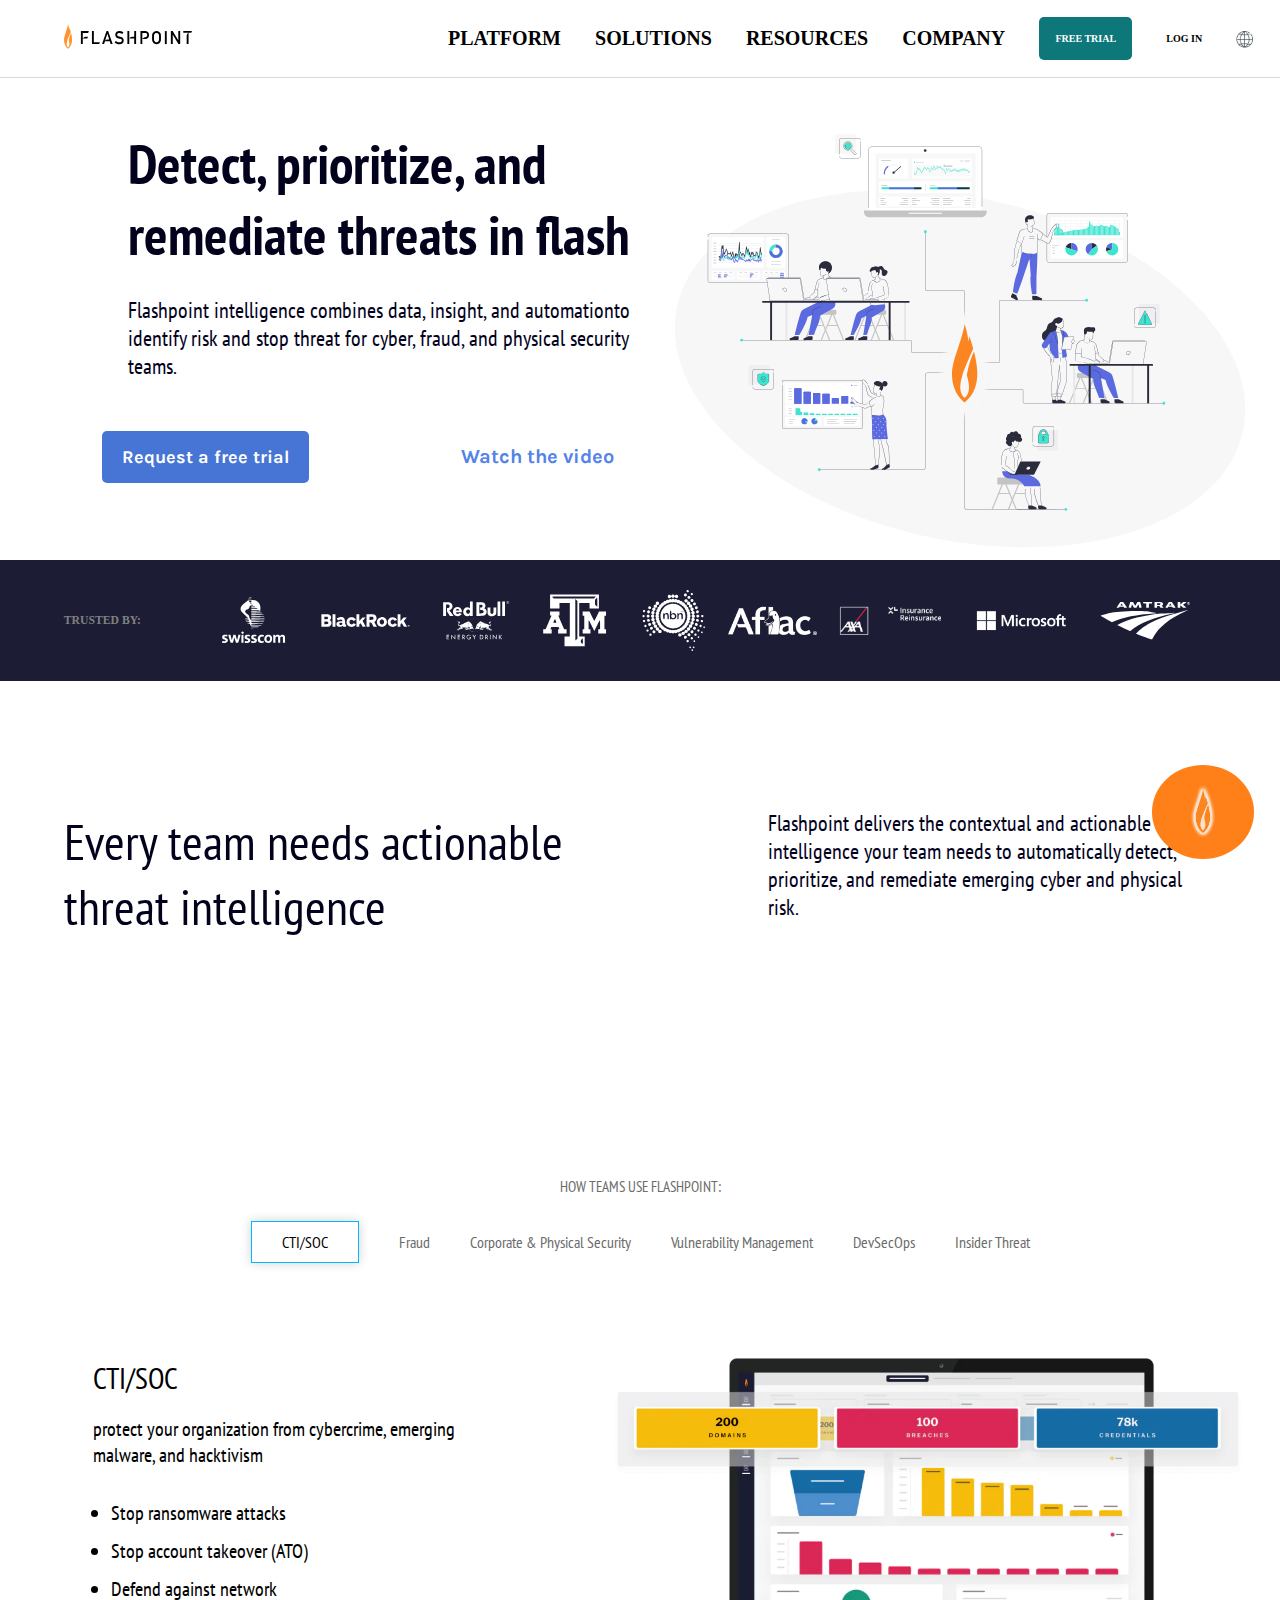
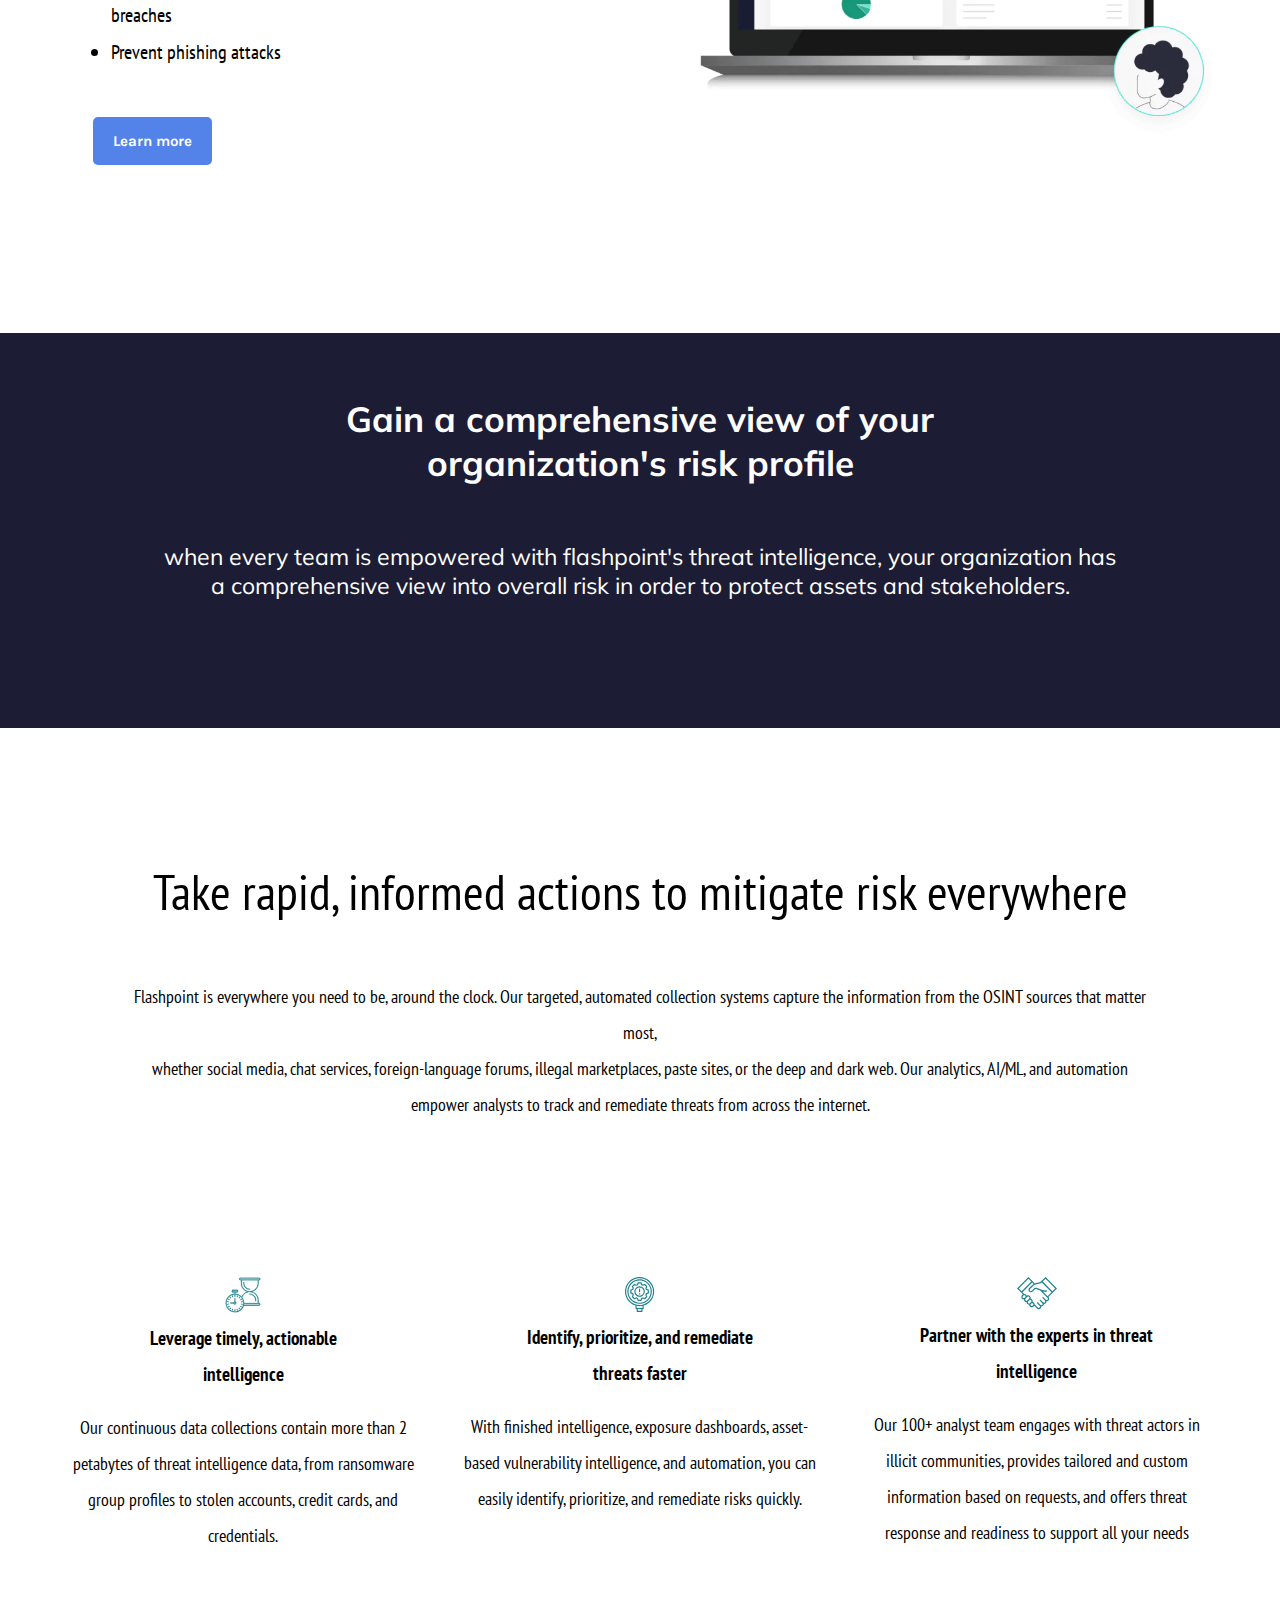
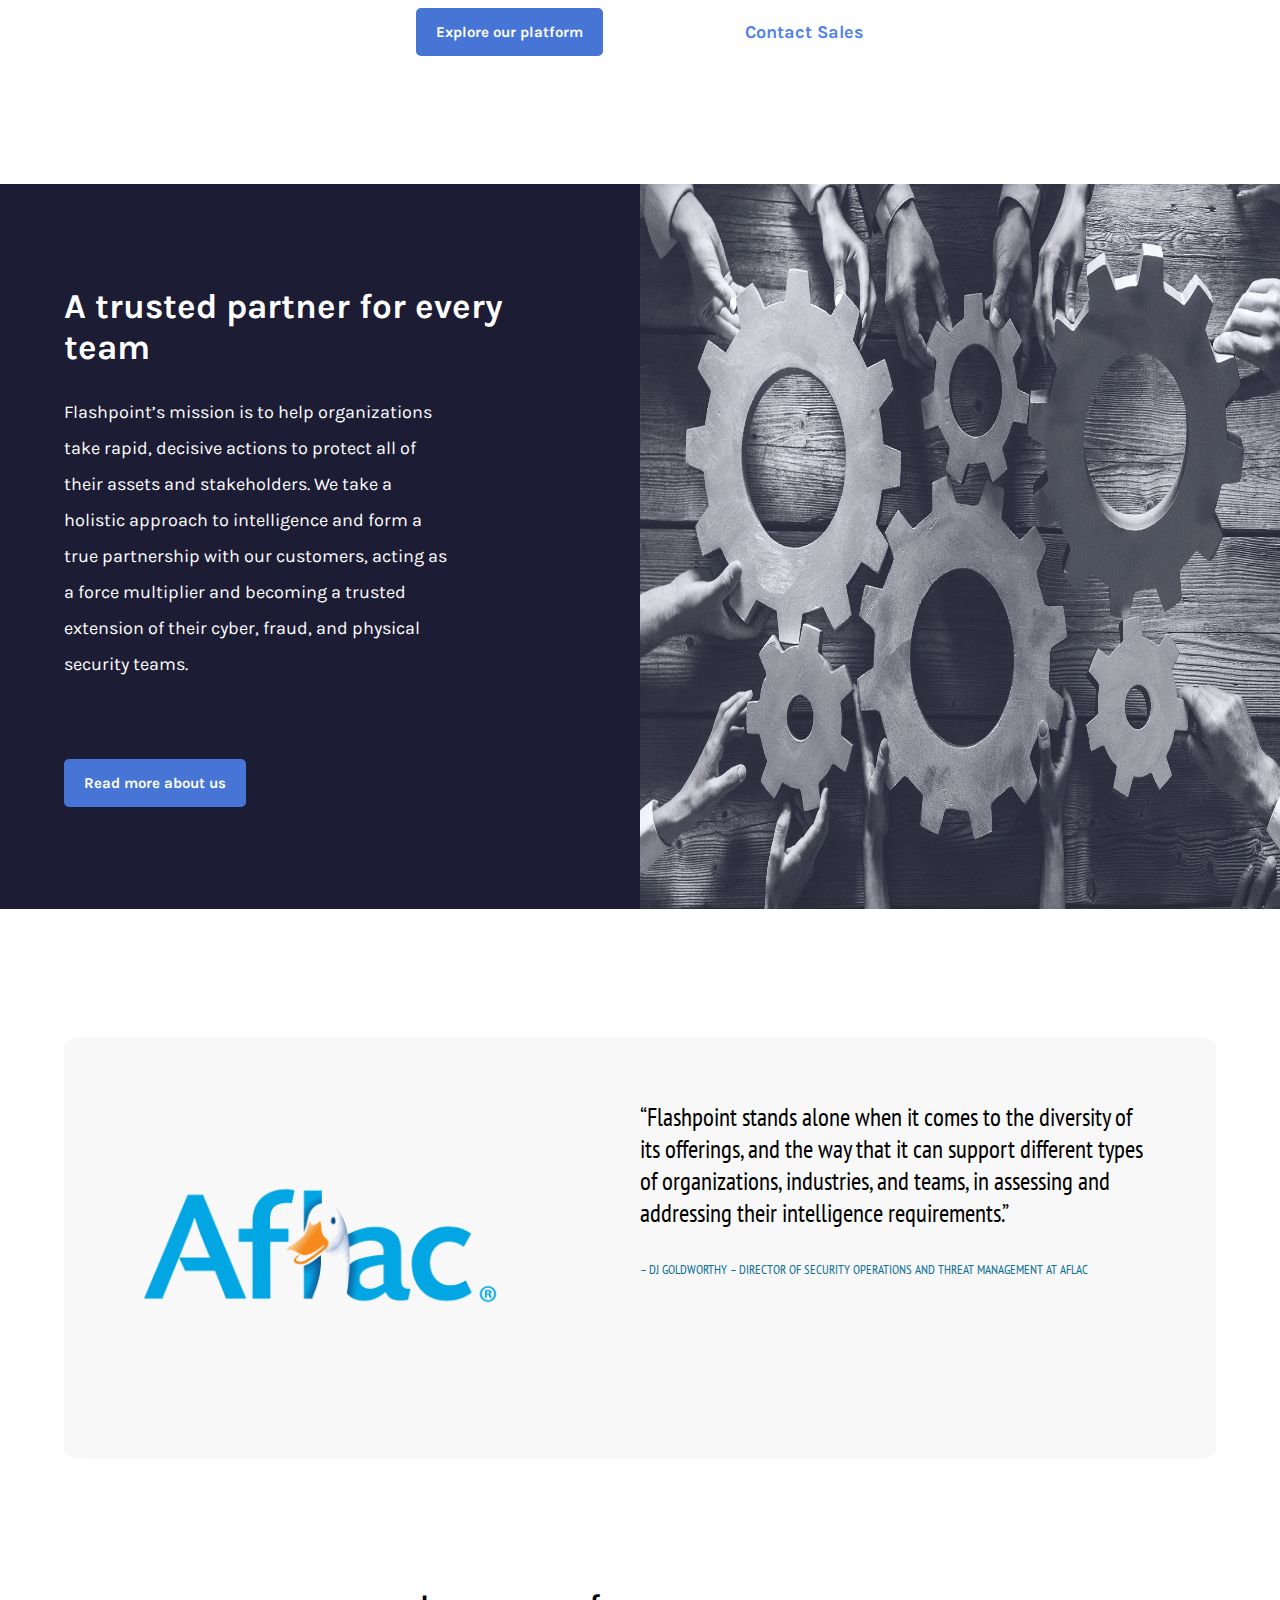
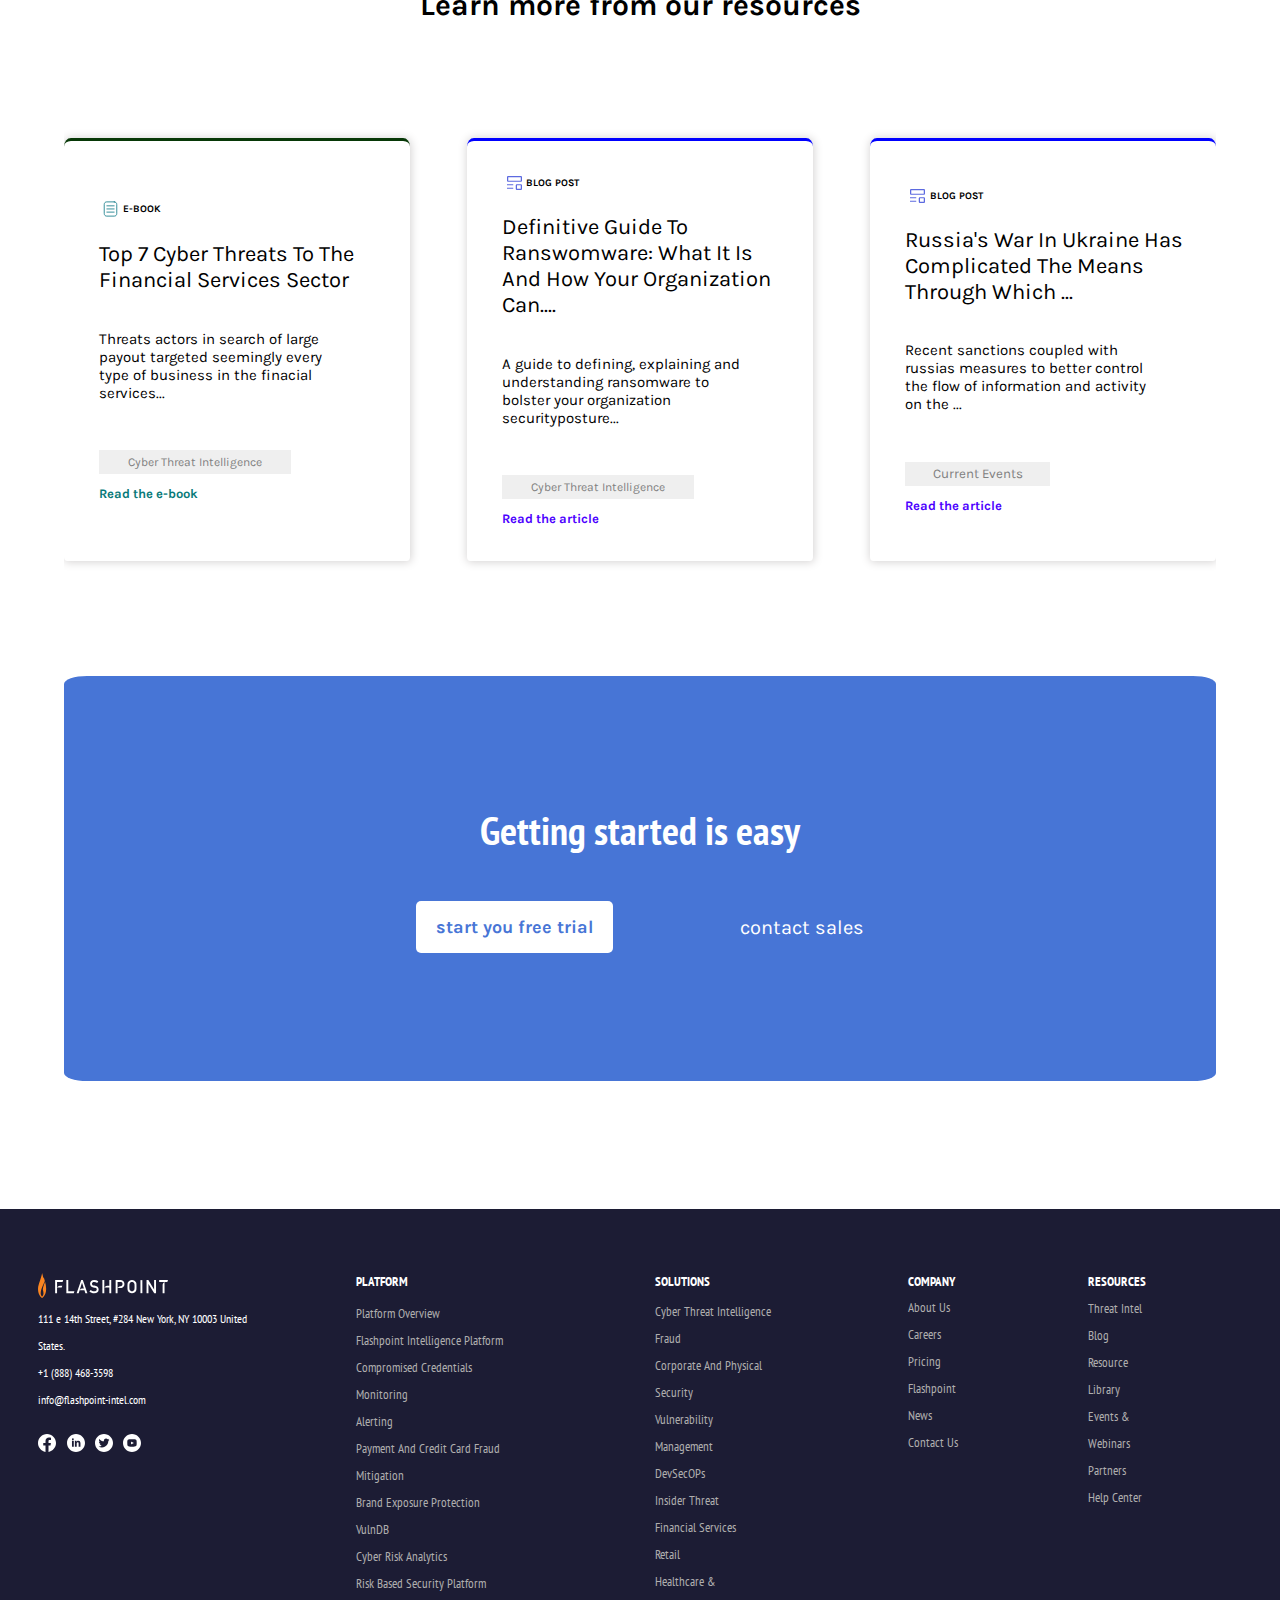
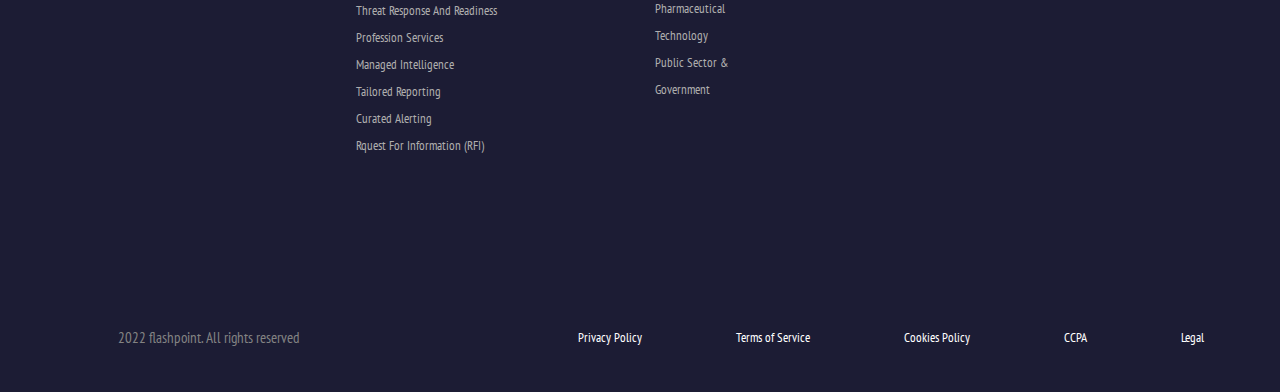
<file: index.html>
<!DOCTYPE html>
<html lang="en">
<head>
    <meta charset="UTF-8">
    <meta name="viewport" content="width=device-width, initial-scale=1.0">
    <meta http-equiv="X-UA-Compatible" content="ie=edge">
    <link rel="stylesheet" href="home.css">
    <link href="https://fonts.googleapis.com/css2?family=Karla:wght@200;300;500&family=Mulish:wght@300;400&family=PT+Sans+Narrow:wght@400;700&display=swap" rel="stylesheet">

    <title>My flashpoint.oi</title>
</head>
<body>
    <div class="fixedlogo"><img src="images/logo.png" alt=""></div>
   <section>
        <header>
            <div class="logo"><img src="images/flashlogo.svg" alt=""></div>
            <nav class="main-nav">
                <div>
                    <div class="nav-icon">
                        <div class="open-nav"><img src="images/navicon.svg" alt=""></div>
                        <div class="close-nav"><img src="images/mobile-close.svg" alt=""></div>
                    </div>

                    <!-- desktop nav menu display -->
                    <ul class="slide-nav">
                        <div class="platform-items">
                            <div class="overview">
                                <h3>platform overview</h3>
                                <p>Learn more about flashpoint products nd services.</p>
                            </div>
                            <ul>
                                <h4>PRODUCTS</h4> 
                                <div>
                                    <li><img src="images/product-icon.svg" alt=""> flashpoint intelligence platform</li>
                                    <li><img src="images/product-icon.svg" alt="">compromied credentials monitoring</li>
                                    <li><img src="images/product-icon.svg" alt="">paymnet & credit card fraud mitigation</li>
                                    <li><img src="images/product-icon.svg" alt="">brand exposure protection</li>
                                    <li><img src="images/product-icon.svg" alt="">vulnDB</li>
                                    <li><img src="images/product-icon.svg" alt="">cyber risk analytics</li>
                                    <li><img src="images/product-icon.svg" alt="">risk based security platform</li>
                                </div>
                            </ul>
                            <ul>
                                <h4>SERVICES</h4>
                                <div>
                                    <li><img src="images/service-icon.svg" alt="">threat response & readiness</li>
                                    <li><img src="images/service-icon.svg" alt="">professional services</li>
                                    <li><img src="images/service-icon.svg" alt="">managed intelligence</li>
                                    <li><img src="images/service-icon.svg" alt="">tailored reporting</li>
                                    <li><img src="images/service-icon.svg" alt="">curated alerting</li>
                                    <li><img src="images/service-icon.svg" alt="">request for information (RFI)</li>
                                </div>
                            </ul>
                        </div>
                        <hr>
                        <div  class="solution-items">
                            <ul>
                                <h4>BY FUNCTION</h4>
                                <li><img src="images/function-icon.svg" alt=""> cyber threat intelligence</li>
                                <li><img src="images/function-icon.svg" alt="">fraud</li>
                                <li><img src="images/function-icon.svg" alt="">corporate & physical security</li>
                                <li><img src="images/function-icon.svg" alt="">vulnerability management</li>
                                <li><img src="images/function-icon.svg" alt="">dev secOps</li>
                                <li><img src="images/function-icon.svg" alt="">insider threat</li>
                            </ul>
                            <ul>
                                <h4>BY INDUSTRY</h4>
                                <li><img src="images/industry-icon.svg" alt="">finacial services</li>
                                <li><img src="images/industry-icon.svg" alt="">retail</li>
                                <li><img src="images/industry-icon.svg" alt="">healthcare & pharmaceuticals</li>
                                <li><img src="images/industry-icon.svg" alt="">technology</li>
                                <li><img src="images/industry-icon.svg" alt="">public sector & gorvernment</li>
                            </ul>
                        </div>
                        <hr>
                        <div  class="resources-items">
                            <div class="featured">
                                <h4>featured</h4>
                                <h3>definitive guide to ransomware</h3>
                                <p>what it is and how your organization can respond to a ransomware attack</p>
                            </div>
                            <ul>
                                <li class="threat"><img src="images/icon-blog.svg" alt=""> threat intel blog</li>
                                <li class="webinar"><img src="images/icon-events.svg" alt=""> events & webinars</li>
                                <li class="r-lib"><img src="images/icon-resources-1.svg" alt=""> resource library</li>
                                <li class="partners"><img src="images/icon-partners.svg" alt=""> partners</li>
                            </ul>
                        </div>
                        <hr>
                        <div  class="company-items">
                            <ul>
                                <li><img src="images/icon-about-1.svg" alt=""> about</li>
                                <li><img src="images/icon-about.svg" alt=""> careers</li>
                                <li> <img src="images/icon-news.svg" alt=""> news</li>
                                <li><img src="images/icon-contact.svg" alt=""> contact us</li>
                            </ul>
                        </div>
                    </ul>
                </div>
                <ul class="nav-item">
                    <li><h1  class="platform">PLATFORM</h1></li>
                    <li><h1  class="solution">SOLUTIONS</h1></li>
                    <li><h1  class="resource">RESOURCES</h1></li>
                    <li><h1  class="company">COMPANY</h1></li>
                    <li class="free"> FREE TRIAL</li>
                    <li> LOG IN</li>
                    <li><img src="images/icon-translate.svg" alt=""></li>
                </ul>
            </nav>
        </header>


        <!-- mobile nav menu display -->
        <ul class="slide">
            <div  class="platform-body">
                <div  class="platform-btn"> PLATFORM</div>
                <div class="platform-items2">
                    <ul>
                        <h4 class="product-btn">products</h4>
                        <div class="product-list2">
                            <li>flashpoint intelligence platform</li>
                            <li>compromied credentials monitoring</li>
                            <li>paymnet & credit card fraud mitigation</li>
                            <li>brand exposure protection</li>
                            <li>vulnDB</li>
                            <li>cyber risk analytics</li>
                            <li>risk based security platform</li>
                        </div>
                    <ul>
                        <h4 class="service-btn">services</h4>
                        <div class="service-list2">
                            <li>threat response & readiness</li>
                            <li>professional services</li>
                            <li>managed intelligence</li>
                            <li>tailored reporting</li>
                            <li>curated alerting</li>
                            <li>request for information (RFI)</li>
                        </div>
                    </ul>
                </div>
            </div>
            <div  class="solution">
                    <div id="" class="solution-btn"> SOLUTIONS</div>
                <div class="solution-items2">
                    <ul>
                        <h4 class="function-btn">by function</h4>
                        <div class="function-list">
                            <li>flashpoint intelligence platform</li>
                            <li>compromied credentials monitoring</li>
                            <li>paymnet & credit card fraud mitigation</li>
                            <li>brand exposure protection</li>
                            <li>vulnDB</li>
                            <li>cyber risk analytics</li>
                            <li>risk based security platform</li>
                        </div>
                    </ul>
                    <ul>
                        <h4 class="industry-btn">by industry</h4>
                        <div class="industry-list">
                            <li>threat response & readiness</li>
                            <li>professional services</li>
                            <li>managed intelligence</li>
                            <li>tailored reporting</li>
                            <li>curated alerting</li>
                            <li>request for information (RFI)</li>
                        </div>
                    </ul>
                </div>
            </div>
            <div  class="resources">
                    <div id="" class="resources-btn"> RESOURCES LIBRARY</div>
                <ul class="resource-items2">
                    <li>threat intel blog</li>
                    <li>events & webinars</li>
                    <li>resources library</li>
                    <li>partners</li>

                </ul>
            </div>
            <div  class="company">
                    <div id="" class="company-btn"> COMPANY</div>
                    <ul class="company-items2">
                        <li>about us</li>
                        <li>careers</li>
                        <li>flashpoint news</li>
                        <li>contacts us</li>
                    </ul>
                
            </div>
        </ul>


        
       <div id="allbody">
        <div id="section1">
            <div class="section1-text">
                <div>
                    <h1>
                        Detect, prioritize, and remediate threats in flash
                    </h1>
                </div>
                <div>
                    <p>
                        Flashpoint intelligence combines data, insight, and automationto identify risk and stop threat for cyber, fraud, and physical security teams.
                    </p>
                </div>
                <div class="btn">
                    <a href="login.html"><button class="trial">Request a free trial</button></a>
                    <button class="watch">Watch the video</button>
                </div>
            </div>
            <div class="section1-image">
                <img src="images/hero-illustration.svg" alt="">
            </div>
        </div>
        <div id="trustees">
            <div><h3>TRUSTED BY:</h3></div>
            <ul>
                <li class="swiss">
                    <img src="images/swiss.svg" alt="">
                </li>
                <li class="blackrock">
                    <img src="images/blackrock.svg" alt="">
                </li>
                <li class="redbull">
                    <img src="images/redbull.svg" alt="">
                </li>
                <li class="atm">
                    <img src="images/atm.svg" alt="">
                </li>
                <li class="nbm">
                    <img src="images/nbm.svg" alt="">
                </li>
                <li class="aflac">
                    <img src="images/image-27.webp" alt="">
                </li>
                <li class="ggg">
                    <img src="images/image-29.webp" alt="">
                </li>
                <li class="microsoft">
                    <img src="images/image-31.webp" alt="">
                </li>
                <li class="amtrack">
                    <img src="images/amtrack.svg" alt="">
                </li>
            </ul>
        </div>
        <div id="section2">
            <div class="section2-head">
                <h2>Every team needs actionable threat intelligence</h2>
                <p>
                    Flashpoint delivers the contextual and actionable intelligence your team needs to automatically detect, prioritize, and remediate emerging cyber and physical risk.
                </p>
            </div>
            <menu>
                <div class="use-head">HOW TEAMS USE FLASHPOINT:</div>
                <ul class="menu-select">
                    <li id="button" class="active">CTI/SOC</li>
                    <li id="button">Fraud</li>
                    <li id="button">Corporate & Physical Security</li>
                    <li id="button">Vulnerability Management</li>
                    <li id="button">DevSecOps</li>
                    <li id="button">Insider Threat</li>
                    
                </ul>
                <ul class="menu-item">
                    <li id="item">
                        <div class="item-content">
                            <h1>CTI/SOC</h1>
                            <p>protect your organization from cybercrime, emerging malware, and hacktivism</p>
                            <ul class="list">
                                <li>Stop ransomware attacks</li>
                                <li>Stop account takeover (ATO)</li>
                                <li>Defend against network breaches</li>
                                <li>Prevent phishing attacks</li>
                            </ul>
                            <button class="learn-more">Learn more</button>
                        </div>
                        <div class="item-image">
                            <img src="images/team-CTI-SOC@2x-1024x617.webp" alt="">
                        </div>
                    </li>
                    <li id="item">
                        <div class="item-content">
                            <h1>Fraud Teams</h1>
                            <p>combat data theft, safegaurd assets, and monitor ever-evolving tactics with offerinfs tailored to the needs of tour fraud teams.</p>
                            <ul class="list">
                                <li>Stop payment and card fraud</li>
                                <li>Stop customer and vendor accont takeover</li>
                                <li>Stop fraudulent abuse platforms</li>
                                <button class="learn-more">Learn more</button>
                            </ul>
                        </div>
                        <div class="item-image">
                            <img src="images/team-Payment-Credit-Card-Fraud@2x-1024x745.webp" alt="">
                        </div>
                    </li>
                    <li id="item">
                       <div class="item-content">
                            <h1>Cooperate and Physical Security</h1>
                            <p>safeguard your company personnel, assets, and infrastructure from insiders, hacktivists, and violent extremist.</p>
                            <ul class="list">
                                <li>Protect executives</li>
                                <li>Protect physical location and asset</li>
                                <li>Protect supply chain</li>
                                <li>Protect employees</li>
                            </ul>
                            <button class="learn-more">Learn more</button>
                        </div>
                        <div class="item-image">
                            <img src="images/team-Corporate-Physical-Security@2x-1024x612.webp" alt="">
                        </div>
                    </li>
                    <li id="item">
                        <div class="item-content">
                            <h1>Vulnerability Management</h1>
                            <p>spend less time researching vulnerabilities and more time remediating them.</p>
                            <ul class="list">
                                <li>Identify unknown vulnerabilities</li>
                                <li>Prioritize vulnerabilities</li>
                                <li>Gain key context on vulnerabilities</li>
                            </ul>
                            <button class="learn-more">Learn more</button>
                        </div>
                        <div class="item-image">
                            <img src="images/team-Vulnerability-Management@2x-1024x682.webp" alt="">
                        </div>
                    </li>
                    <li id="item">
                        <div class="item-content">
                            <h1>DevSecOps</h1>
                            <p>detect, prioritize, and remediate vulnerabilities in open source components and third party libraries.</p>
                            <ul class="list">
                                <li>Shift security practice left</li>
                                <li>Deliver application to market faster</li>
                            </ul>
                            <button class="learn-more">Learn more</button>
                        </div>
                        <div class="item-image">
                            <img src="images/team-DevSecOps@2x-1024x721.webp" alt="">
                        </div>
                    </li>
                    <li id="item">
                        <div class="item-content">
                            <h1>Insider Threat</h1>
                            <p>detect, deter, and mitigate the misuse of authorized access to your network, system, or assets.</p>
                            <ul class="list">
                                <li>Identify malicious insiders</li>
                                <li>Detect attempts at account takeover operations and insider recruitment</li>
                            </ul>
                            <button class="learn-more">Learn more</button>
                        </div>
                        <div class="item-image">
                            <img src="images/team-Insider-Threat@2x-1024x781.webp" alt="">
                        </div>
                    </li>
                </ul>
            </menu>
        </div>
        <div class="risk-profile">
            <h1>Gain a comprehensive view of your organization's risk profile</h1>
            <p>when every team is empowered with flashpoint's threat intelligence, your organization has a comprehensive view into overall risk in order to protect assets and stakeholders.</p>
        </div>
        <div class="section3">
            <div class="take-rapid">
                <h1>Take rapid, informed actions to mitigate risk everywhere</h1>
                <p>
                    Flashpoint is everywhere you need to be, around the clock. Our targeted, automated collection systems capture the information from the OSINT sources that matter most, <span class="readmore">whether social media, chat services, foreign-language forums, illegal marketplaces, paste sites, or the deep and dark web. Our analytics, AI/ML, and automation empower analysts to track and remediate threats from across the internet.</span><span class="readless-btn">Read less</span></span><span class="read-btn">Read more...</span>
                </p>
            </div>
            <ul>
                <li>
                    <img src="images/icon3.svg" alt="">
                    <h3>Leverage timely, actionable intelligence</h3>
                    <p>Our continuous data collections contain more than 2 petabytes of threat intelligence data, from ransomware group profiles to stolen accounts, credit cards, and credentials.</p>
                </li>
                <li>
                    <img src="images/icon4svg.svg" alt="">
                    <h3>Identify, prioritize, and remediate threats faster</h3>
                    <p>With finished intelligence, exposure dashboards, asset-based vulnerability intelligence, and automation, you can easily identify, prioritize, and remediate risks quickly.</p>
                </li>
                <li>
                    <img src="images/icon5.svg" alt="">
                    <h3>Partner with the experts in threat intelligence</h3>
                    <p>Our 100+ analyst team engages with threat actors in illicit communities, provides tailored and custom information based on requests, and offers threat response and readiness to support all your needs</p>
                </li>
            </ul>
            <div class="btn">
                <button class="explore">Explore our platform</button>
                <button class="contact">Contact Sales</button>
            </div>
        </div>
        <div class="partner">
            <div class="partner-text">
                <h1>A trusted partner for every team</h1>
                <p>Flashpoint’s mission is to help organizations take rapid, decisive actions to protect all of their assets and stakeholders. We take a holistic approach to intelligence and form a true partnership with our customers, acting as a force multiplier and becoming a trusted extension of their cyber, fraud, and physical security teams.</p>
                <button class="read-more">Read more about us</button>
            </div>
            <img src="images/home.webp" alt="">
        </div>
       <div class="section4">
            <div class="section4-top">
                <div class="aflac-logo">
                    <img src="images/aflac-logo-color.webp" alt="">
                </div>
                <div class="aflac-text">
                    <p class="text1">“Flashpoint stands alone when it comes to the diversity of its offerings, and the way that it can support different types of organizations, industries, and teams, in assessing and addressing their intelligence requirements.”</p>
                    <p class="text2">– DJ GOLDWORTHY – DIRECTOR OF SECURITY OPERATIONS AND THREAT MANAGEMENT AT AFLAC</p>
                </div>
            </div>
            <div class="section4-bottom">
                <h1>Learn more from our resources</h1>
                <ul id="learn-more">
                    <li class="ebook">
                        <div class="logo"><img src="images/icon-whitepaper.svg" alt=""><h6>E-BOOK</h6></div>
                        <h3>Top 7 cyber threats to the financial services sector</h3>
                        <p>Threats actors in search of large payout targeted seemingly every type of business in the finacial services...
                        </p>
                        <button class="cyber">Cyber Threat Intelligence</button>
                        <button class="read-ebook">Read the e-book</button>
                    </li>
                    <li class="blog">
                        <div class="logo"><img src="images/icon-blog.svg" alt=""><h6>BLOG POST</h6></div>
                        <h3>Definitive guide to ranswomware: what it is and how your organization can....</h3>
                        <p> A guide to defining, explaining and understanding ransomware to bolster your organization securityposture...
                        </p>
                        <button class="cyber">Cyber Threat Intelligence</button>
                        <button class="read-article">Read the article</button>
                    </li>
                    <li class="blog">
                        <span class="logo"><img src="images/icon-blog.svg" alt=""><h6>BLOG POST</h6></span>
                        <h3>Russia's war in ukraine has complicated the means through which ...</h3>
                        <P>Recent sanctions coupled with russias measures to better control the flow of information and activity on the ...
                        </p>
                        <button class="events">Current Events</button>
                        <button class="read-article">Read the article</button>
                    </li>
                </ul>
            </div>
       </div>
       <div class="lastsection">
            <div class="get-started">
                <h1>Getting started is easy</h1>
               <div class="btn">
                    <button class="start">start you free trial</button>
                    <button class="contact-sales">contact sales</button>
               </div>
            </div>
       </div>
   </section>
</body>
<footer>
    <div class="footer-body">
        <div class="address">
            <h2><img src="images/logo-color-white.svg" alt=""></h2>
            <P>111 e 14th Street, #284 New York, NY 10003 United States.</P>
            <p>+1 (888) 468-3598</p>
            <p>info@flashpoint-intel.com</p>
            <ul class="social">
                <li>
                    <img src="images/fb-icon-white.svg" alt="">
                </li>
                <li>
                    <img src="images/li-icon-white.svg" alt="">
                </li>
                <li>
                    <img src="images/tw-icon-white.svg" alt="">
                </li>
                <li>
                <img src="images/yt-icon-white.svg" alt="">
                </li>
            </ul>
        </div>
        <menu>
            <ul>
                <h3>PLATFORM</h3>
                <li>Platform Overview</li>
                <li>flashpoint intelligence platform</li>
                <li>compromised credentials monitoring</li>
                <li>alerting</li>
                <li>payment and credit card fraud mitigation</li>
                <li>brand exposure protection</li>
                <li>vulnDB</li>
                <li>cyber risk analytics</li>
                <li>risk based security platform</li>
                <li>threat response and readiness</li>
                <li>profession services</li>
                <li>managed intelligence</li>
                <li>tailored reporting</li>
                <li>curated alerting</li>
                <li>rquest for information (RFI)</li>
            </ul>
            <ul>
                <h3>SOLUTIONS</h3>
                <li>cyber threat intelligence</li>
                <li>fraud</li>
                <li>corporate and physical security</li>
                <li>vulnerability management</li>
                <li>DevSecOPs</li>
                <li>insider threat</li>
                <li>financial services</li>
                <li>retail</li>
                <li>healthcare & pharmaceutical</li>
                <li>technology</li>
                <li>public sector & government</li>
            </ul>
            <ul>
                <h3>COMPANY</h3>
                <li>about us</li>
                <li>careers</li>
                <li>pricing</li>
                <li>flashpoint news</li>
                <li>contact us</li>
            </ul>
            <ul>
                <h3>RESOURCES</h3>
                <li>threat intel blog</li>
                <li>resource library</li>
                <li>events & webinars</li>
                <li>partners</li>
                <li>help center</li>
            </ul>
        </menu>
    </div>
       </div>
    <div class="terms">
            <ul>
                <li>Privacy Policy</li>
                <li>Terms of Service</li>
                <li>Cookies Policy</li>
                <li>CCPA</li>
                <li>Legal</li>
            </ul>
            <p>2022 flashpoint. All rights reserved</p>
        </div>
    <script src="live.js"></script>
</footer>
</html>
</file>
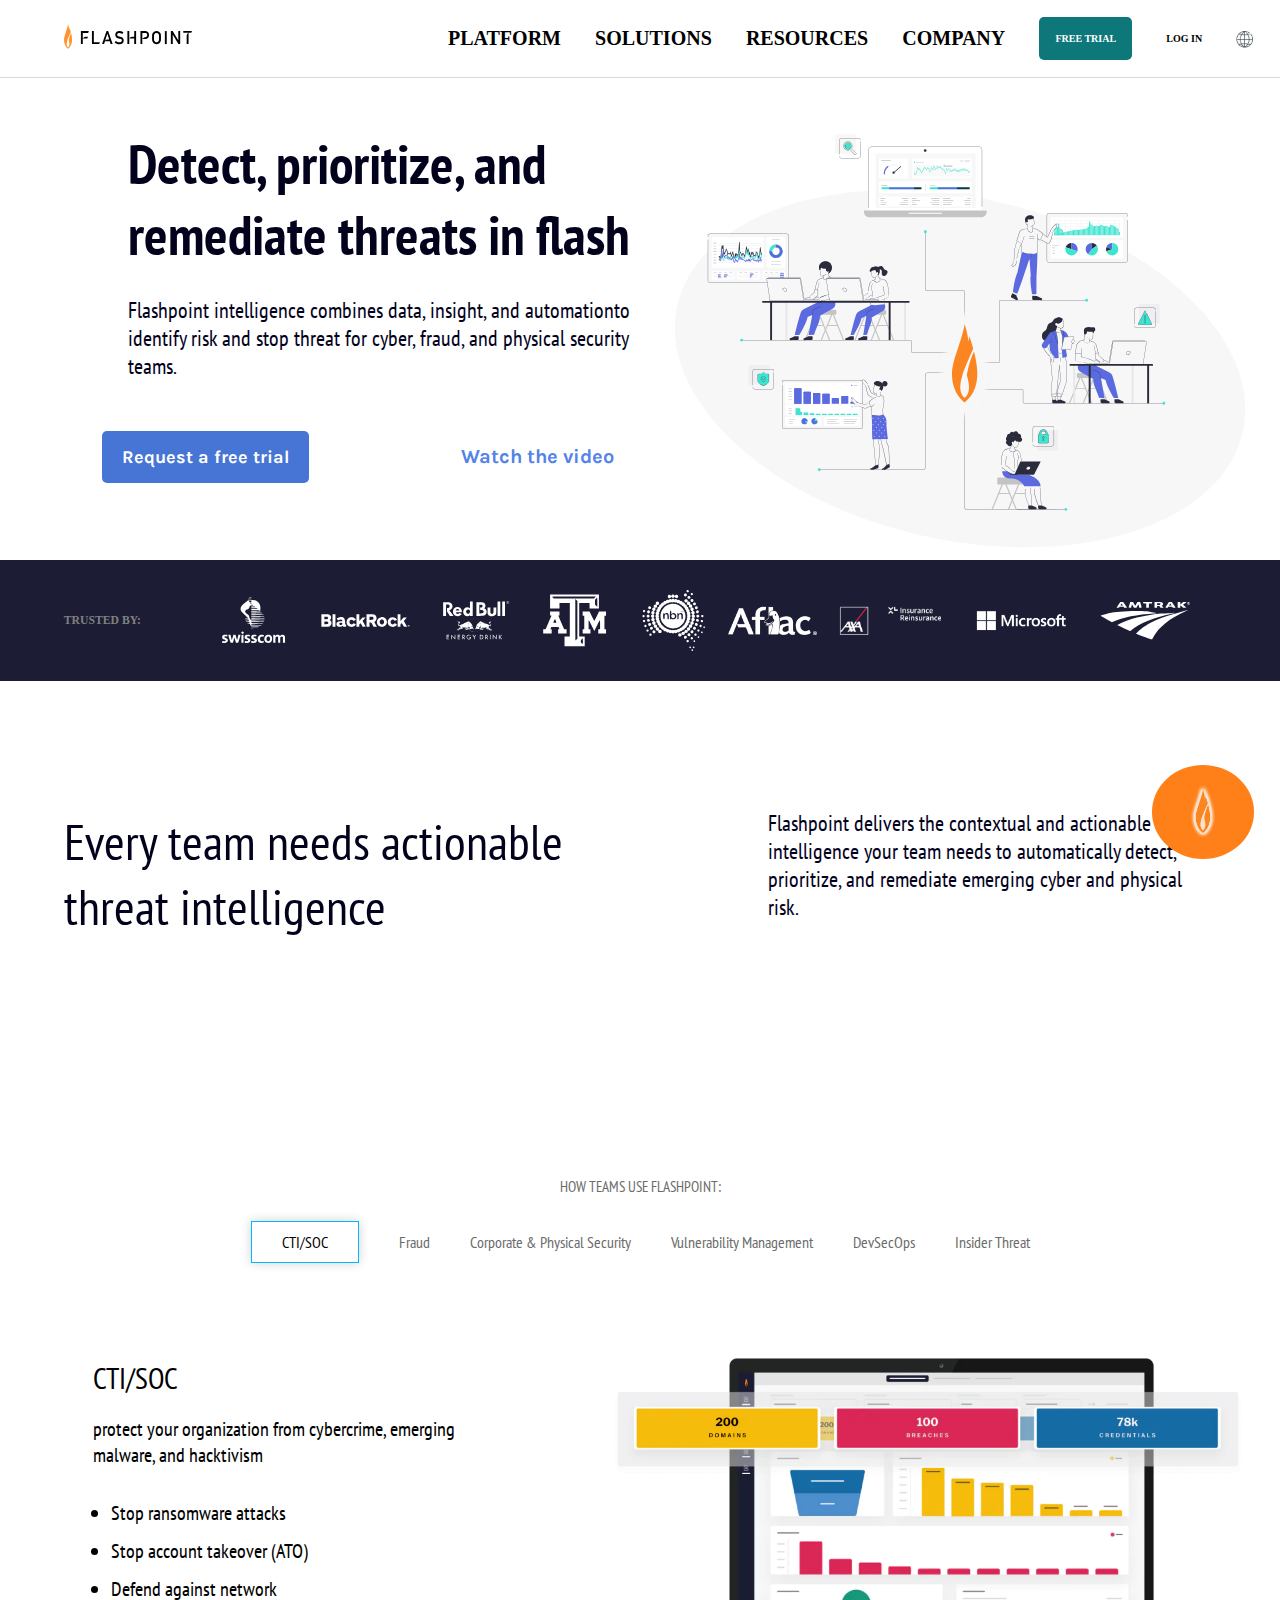
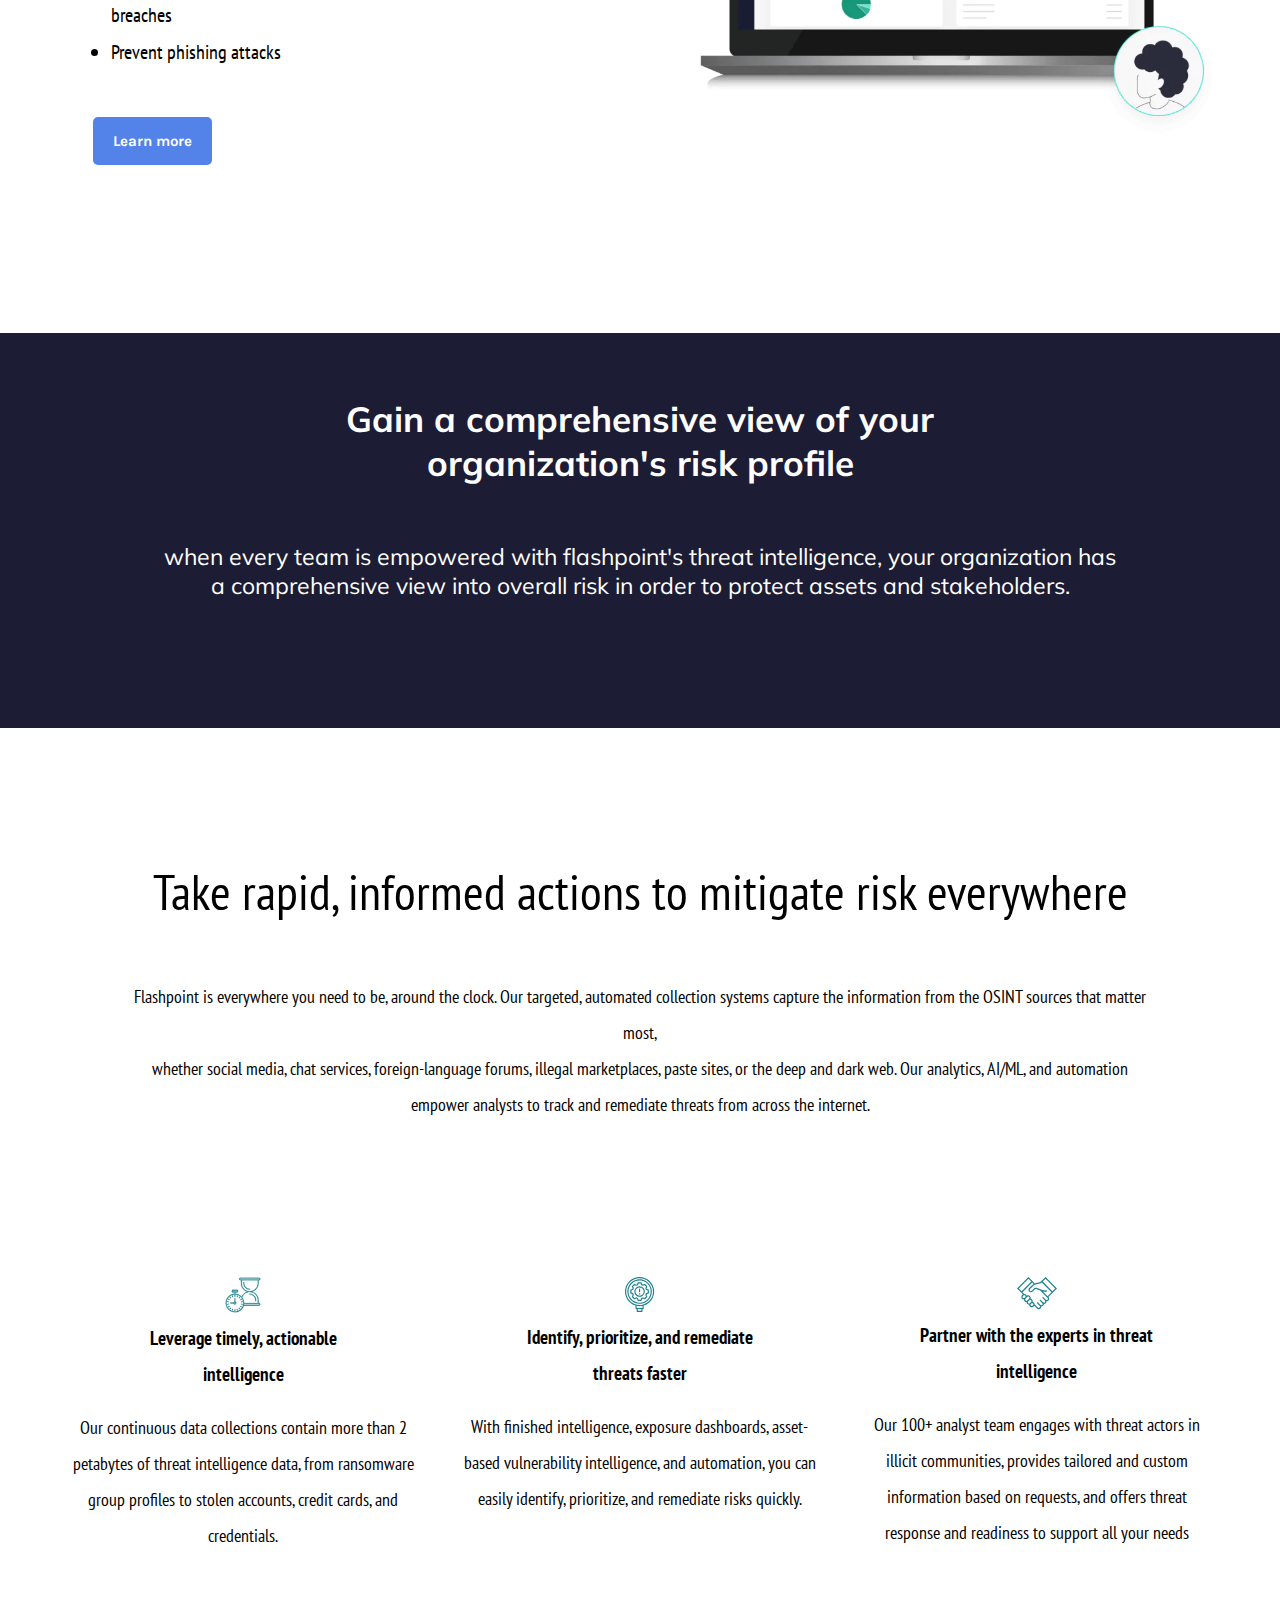
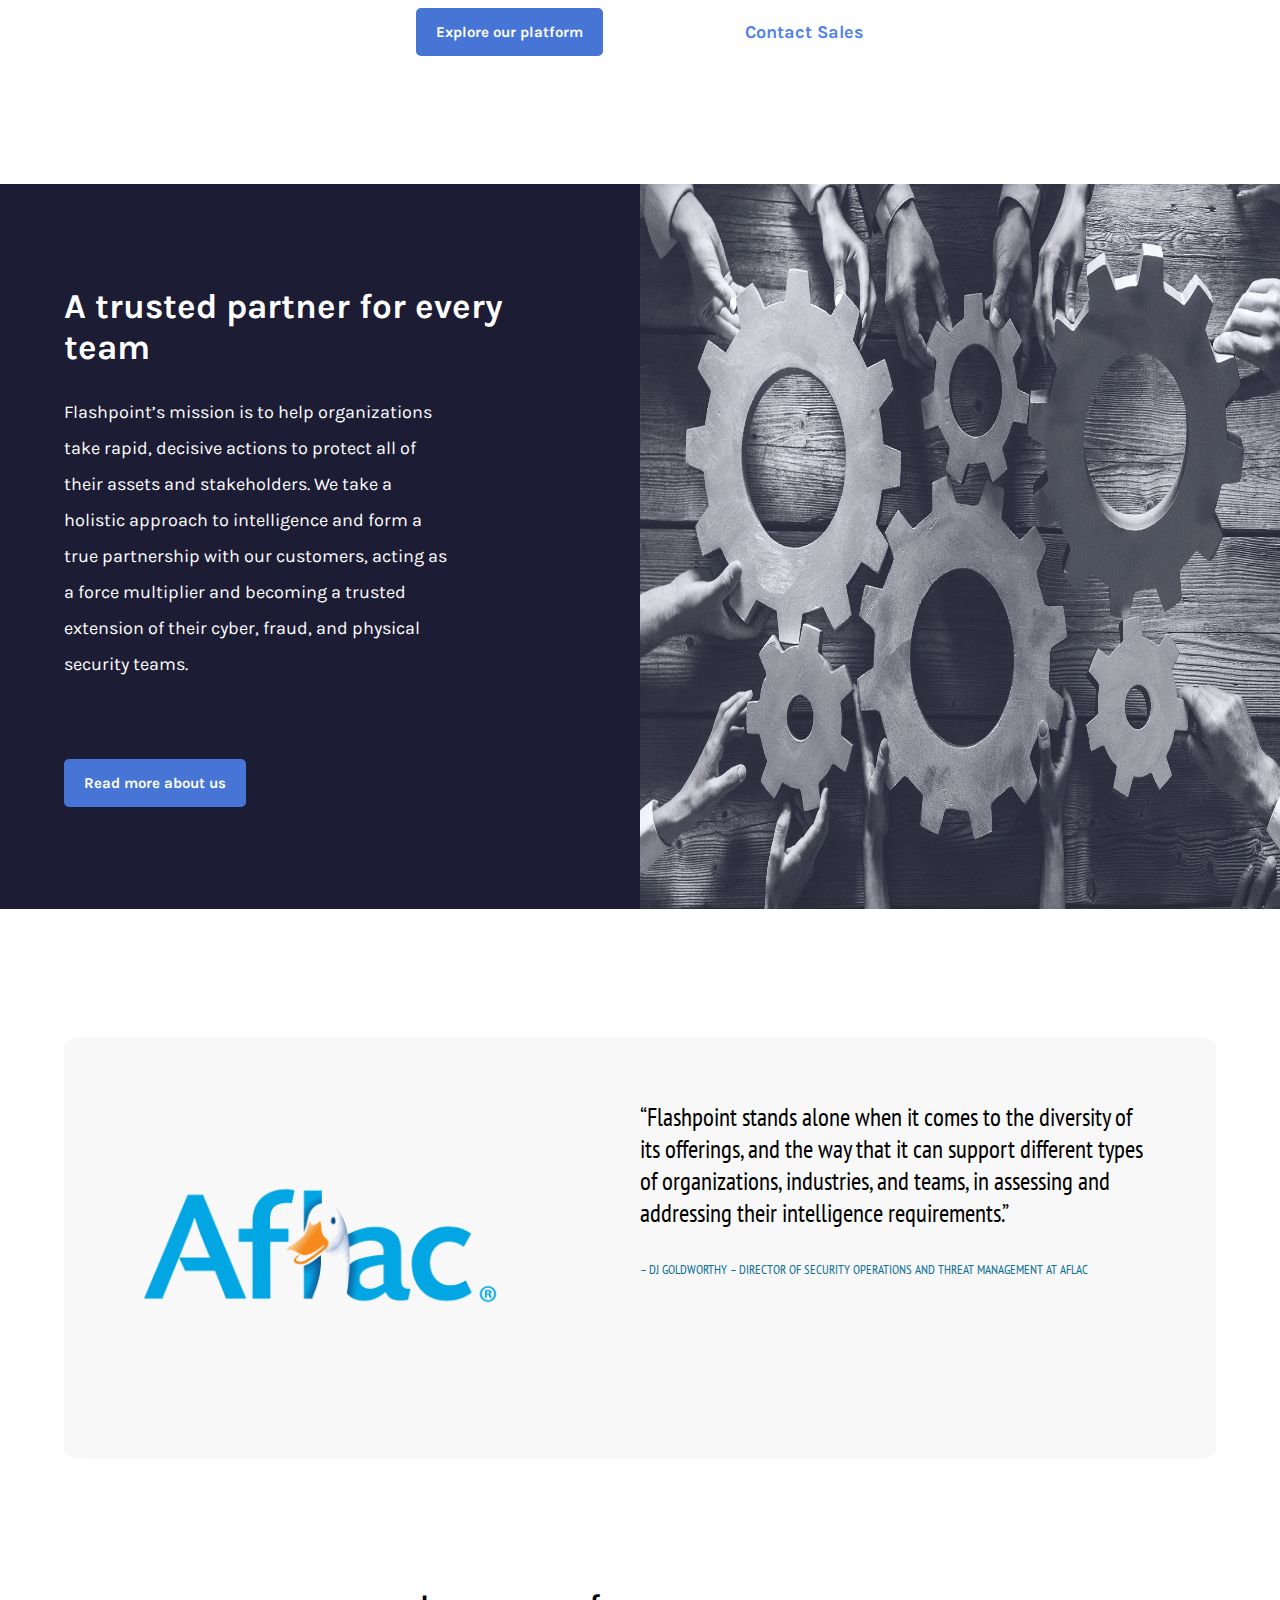
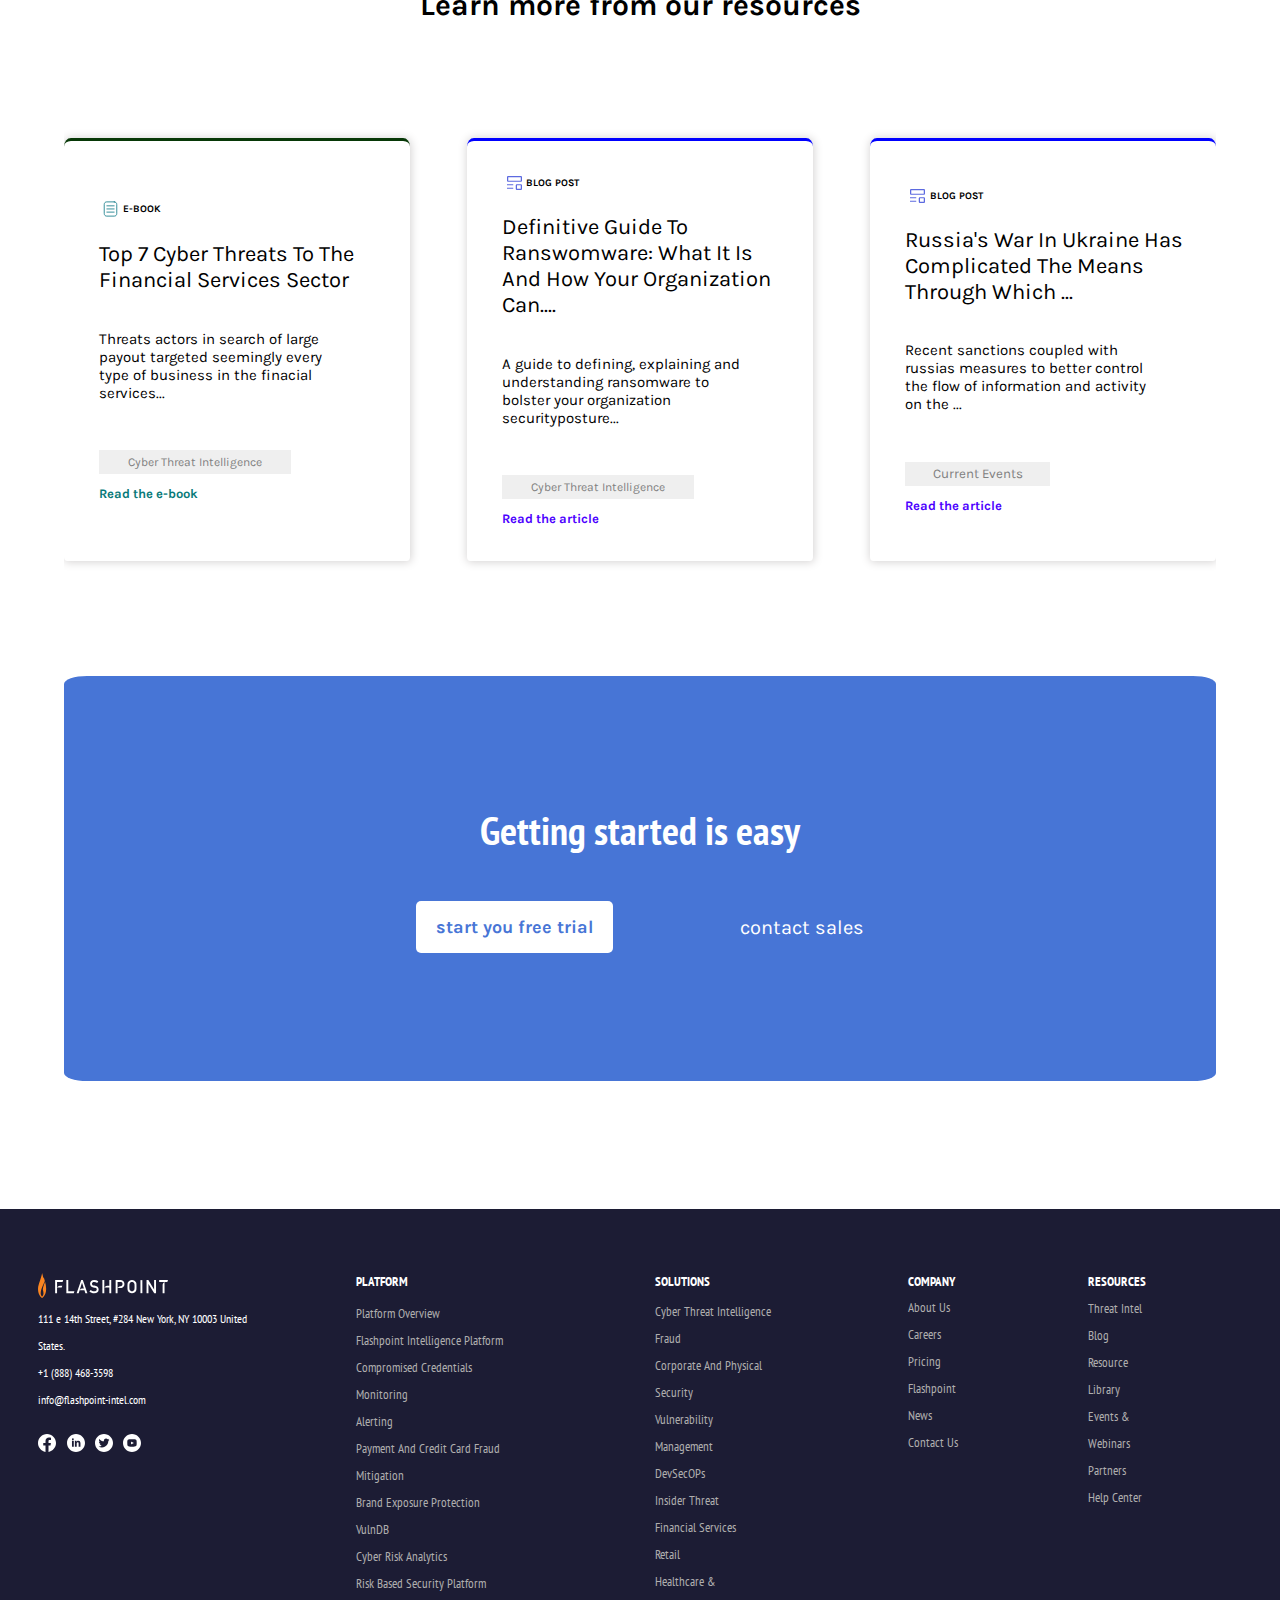
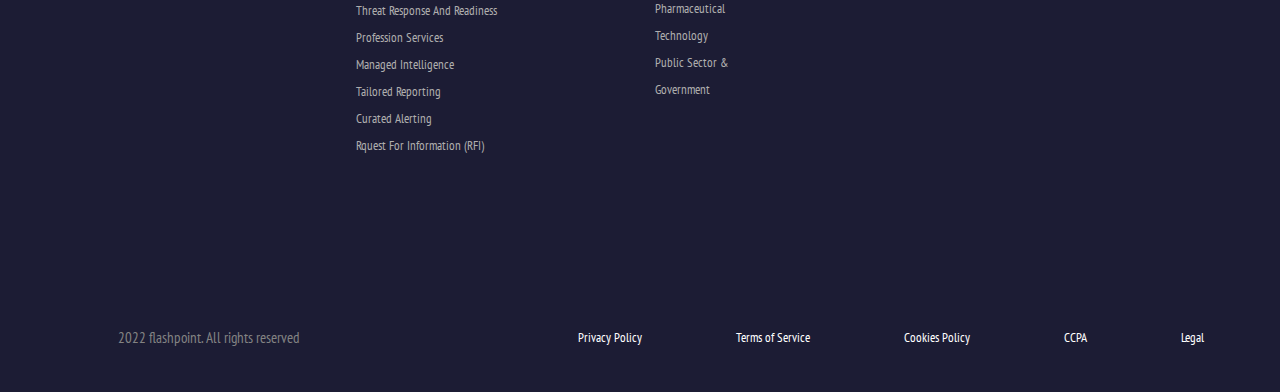
<file: hompage.html>
<!DOCTYPE html>
<html lang="en">
<head>
    <meta charset="UTF-8">
    <meta name="viewport" content="width=device-width, initial-scale=1.0">
    <meta http-equiv="X-UA-Compatible" content="ie=edge">
    <link rel="stylesheet" href="home.css">
    <link href="https://fonts.googleapis.com/css2?family=Karla:wght@200;300;500&family=Mulish:wght@300;400&family=PT+Sans+Narrow:wght@400;700&display=swap" rel="stylesheet">

    <title>My flashpoint.oi</title>
</head>
<body>
    <div class="fixedlogo"><img src="images/logo.png" alt=""></div>
   <section>
        <header>
            <div class="logo"><img src="images/flashlogo.svg" alt=""></div>
            <nav class="main-nav">
                <div>
                    <div class="nav-icon">
                        <div class="open-nav"><img src="images/navicon.svg" alt=""></div>
                        <div class="close-nav"><img src="images/mobile-close.svg" alt=""></div>
                    </div>

                    <!-- desktop nav menu display -->
                    <ul class="slide-nav">
                        <div class="platform-items">
                            <div class="overview">
                                <h3>platform overview</h3>
                                <p>Learn more about flashpoint products nd services.</p>
                            </div>
                            <ul>
                                <h4>PRODUCTS</h4> 
                                <div>
                                    <li><img src="images/product-icon.svg" alt=""> flashpoint intelligence platform</li>
                                    <li><img src="images/product-icon.svg" alt="">compromied credentials monitoring</li>
                                    <li><img src="images/product-icon.svg" alt="">paymnet & credit card fraud mitigation</li>
                                    <li><img src="images/product-icon.svg" alt="">brand exposure protection</li>
                                    <li><img src="images/product-icon.svg" alt="">vulnDB</li>
                                    <li><img src="images/product-icon.svg" alt="">cyber risk analytics</li>
                                    <li><img src="images/product-icon.svg" alt="">risk based security platform</li>
                                </div>
                            </ul>
                            <ul>
                                <h4>SERVICES</h4>
                                <div>
                                    <li><img src="images/service-icon.svg" alt="">threat response & readiness</li>
                                    <li><img src="images/service-icon.svg" alt="">professional services</li>
                                    <li><img src="images/service-icon.svg" alt="">managed intelligence</li>
                                    <li><img src="images/service-icon.svg" alt="">tailored reporting</li>
                                    <li><img src="images/service-icon.svg" alt="">curated alerting</li>
                                    <li><img src="images/service-icon.svg" alt="">request for information (RFI)</li>
                                </div>
                            </ul>
                        </div>
                        <hr>
                        <div  class="solution-items">
                            <ul>
                                <h4>BY FUNCTION</h4>
                                <li><img src="images/function-icon.svg" alt=""> cyber threat intelligence</li>
                                <li><img src="images/function-icon.svg" alt="">fraud</li>
                                <li><img src="images/function-icon.svg" alt="">corporate & physical security</li>
                                <li><img src="images/function-icon.svg" alt="">vulnerability management</li>
                                <li><img src="images/function-icon.svg" alt="">dev secOps</li>
                                <li><img src="images/function-icon.svg" alt="">insider threat</li>
                            </ul>
                            <ul>
                                <h4>BY INDUSTRY</h4>
                                <li><img src="images/industry-icon.svg" alt="">finacial services</li>
                                <li><img src="images/industry-icon.svg" alt="">retail</li>
                                <li><img src="images/industry-icon.svg" alt="">healthcare & pharmaceuticals</li>
                                <li><img src="images/industry-icon.svg" alt="">technology</li>
                                <li><img src="images/industry-icon.svg" alt="">public sector & gorvernment</li>
                            </ul>
                        </div>
                        <hr>
                        <div  class="resources-items">
                            <div class="featured">
                                <h4>featured</h4>
                                <h3>definitive guide to ransomware</h3>
                                <p>what it is and how your organization can respond to a ransomware attack</p>
                            </div>
                            <ul>
                                <li class="threat"><img src="images/icon-blog.svg" alt=""> threat intel blog</li>
                                <li class="webinar"><img src="images/icon-events.svg" alt=""> events & webinars</li>
                                <li class="r-lib"><img src="images/icon-resources-1.svg" alt=""> resource library</li>
                                <li class="partners"><img src="images/icon-partners.svg" alt=""> partners</li>
                            </ul>
                        </div>
                        <hr>
                        <div  class="company-items">
                            <ul>
                                <li><img src="images/icon-about-1.svg" alt=""> about</li>
                                <li><img src="images/icon-about.svg" alt=""> careers</li>
                                <li> <img src="images/icon-news.svg" alt=""> news</li>
                                <li><img src="images/icon-contact.svg" alt=""> contact us</li>
                            </ul>
                        </div>
                    </ul>
                </div>
                <ul class="nav-item">
                    <li><h1  class="platform">PLATFORM</h1></li>
                    <li><h1  class="solution">SOLUTIONS</h1></li>
                    <li><h1  class="resource">RESOURCES</h1></li>
                    <li><h1  class="company">COMPANY</h1></li>
                    <li class="free"> FREE TRIAL</li>
                    <li> LOG IN</li>
                    <li><img src="images/icon-translate.svg" alt=""></li>
                </ul>
            </nav>
        </header>


        <!-- mobile nav menu display -->
        <ul class="slide">
            <div  class="platform-body">
                <div  class="platform-btn"> PLATFORM</div>
                <div class="platform-items2">
                    <ul>
                        <h4 class="product-btn">products</h4>
                        <div class="product-list2">
                            <li>flashpoint intelligence platform</li>
                            <li>compromied credentials monitoring</li>
                            <li>paymnet & credit card fraud mitigation</li>
                            <li>brand exposure protection</li>
                            <li>vulnDB</li>
                            <li>cyber risk analytics</li>
                            <li>risk based security platform</li>
                        </div>
                    <ul>
                        <h4 class="service-btn">services</h4>
                        <div class="service-list2">
                            <li>threat response & readiness</li>
                            <li>professional services</li>
                            <li>managed intelligence</li>
                            <li>tailored reporting</li>
                            <li>curated alerting</li>
                            <li>request for information (RFI)</li>
                        </div>
                    </ul>
                </div>
            </div>
            <div  class="solution">
                    <div id="" class="solution-btn"> SOLUTIONS</div>
                <div class="solution-items2">
                    <ul>
                        <h4 class="function-btn">by function</h4>
                        <div class="function-list">
                            <li>flashpoint intelligence platform</li>
                            <li>compromied credentials monitoring</li>
                            <li>paymnet & credit card fraud mitigation</li>
                            <li>brand exposure protection</li>
                            <li>vulnDB</li>
                            <li>cyber risk analytics</li>
                            <li>risk based security platform</li>
                        </div>
                    </ul>
                    <ul>
                        <h4 class="industry-btn">by industry</h4>
                        <div class="industry-list">
                            <li>threat response & readiness</li>
                            <li>professional services</li>
                            <li>managed intelligence</li>
                            <li>tailored reporting</li>
                            <li>curated alerting</li>
                            <li>request for information (RFI)</li>
                        </div>
                    </ul>
                </div>
            </div>
            <div  class="resources">
                    <div id="" class="resources-btn"> RESOURCES LIBRARY</div>
                <ul class="resource-items2">
                    <li>threat intel blog</li>
                    <li>events & webinars</li>
                    <li>resources library</li>
                    <li>partners</li>

                </ul>
            </div>
            <div  class="company">
                    <div id="" class="company-btn"> COMPANY</div>
                    <ul class="company-items2">
                        <li>about us</li>
                        <li>careers</li>
                        <li>flashpoint news</li>
                        <li>contacts us</li>
                    </ul>
                
            </div>
        </ul>


        
       <div id="allbody">
        <div id="section1">
            <div class="section1-text">
                <div>
                    <h1>
                        Detect, prioritize, and remediate threats in flash
                    </h1>
                </div>
                <div>
                    <p>
                        Flashpoint intelligence combines data, insight, and automationto identify risk and stop threat for cyber, fraud, and physical security teams.
                    </p>
                </div>
                <div class="btn">
                    <a href="login.html"><button class="trial">Request a free trial</button></a>
                    <button class="watch">Watch the video</button>
                </div>
            </div>
            <div class="section1-image">
                <img src="images/hero-illustration.svg" alt="">
            </div>
        </div>
        <div id="trustees">
            <div><h3>TRUSTED BY:</h3></div>
            <ul>
                <li class="swiss">
                    <img src="images/swiss.svg" alt="">
                </li>
                <li class="blackrock">
                    <img src="images/blackrock.svg" alt="">
                </li>
                <li class="redbull">
                    <img src="images/redbull.svg" alt="">
                </li>
                <li class="atm">
                    <img src="images/atm.svg" alt="">
                </li>
                <li class="nbm">
                    <img src="images/nbm.svg" alt="">
                </li>
                <li class="aflac">
                    <img src="images/image-27.webp" alt="">
                </li>
                <li class="ggg">
                    <img src="images/image-29.webp" alt="">
                </li>
                <li class="microsoft">
                    <img src="images/image-31.webp" alt="">
                </li>
                <li class="amtrack">
                    <img src="images/amtrack.svg" alt="">
                </li>
            </ul>
        </div>
        <div id="section2">
            <div class="section2-head">
                <h2>Every team needs actionable threat intelligence</h2>
                <p>
                    Flashpoint delivers the contextual and actionable intelligence your team needs to automatically detect, prioritize, and remediate emerging cyber and physical risk.
                </p>
            </div>
            <menu>
                <div class="use-head">HOW TEAMS USE FLASHPOINT:</div>
                <ul class="menu-select">
                    <li id="button" class="active">CTI/SOC</li>
                    <li id="button">Fraud</li>
                    <li id="button">Corporate & Physical Security</li>
                    <li id="button">Vulnerability Management</li>
                    <li id="button">DevSecOps</li>
                    <li id="button">Insider Threat</li>
                    
                </ul>
                <ul class="menu-item">
                    <li id="item">
                        <div class="item-content">
                            <h1>CTI/SOC</h1>
                            <p>protect your organization from cybercrime, emerging malware, and hacktivism</p>
                            <ul class="list">
                                <li>Stop ransomware attacks</li>
                                <li>Stop account takeover (ATO)</li>
                                <li>Defend against network breaches</li>
                                <li>Prevent phishing attacks</li>
                            </ul>
                            <button class="learn-more">Learn more</button>
                        </div>
                        <div class="item-image">
                            <img src="images/team-CTI-SOC@2x-1024x617.webp" alt="">
                        </div>
                    </li>
                    <li id="item">
                        <div class="item-content">
                            <h1>Fraud Teams</h1>
                            <p>combat data theft, safegaurd assets, and monitor ever-evolving tactics with offerinfs tailored to the needs of tour fraud teams.</p>
                            <ul class="list">
                                <li>Stop payment and card fraud</li>
                                <li>Stop customer and vendor accont takeover</li>
                                <li>Stop fraudulent abuse platforms</li>
                                <button class="learn-more">Learn more</button>
                            </ul>
                        </div>
                        <div class="item-image">
                            <img src="images/team-Payment-Credit-Card-Fraud@2x-1024x745.webp" alt="">
                        </div>
                    </li>
                    <li id="item">
                       <div class="item-content">
                            <h1>Cooperate and Physical Security</h1>
                            <p>safeguard your company personnel, assets, and infrastructure from insiders, hacktivists, and violent extremist.</p>
                            <ul class="list">
                                <li>Protect executives</li>
                                <li>Protect physical location and asset</li>
                                <li>Protect supply chain</li>
                                <li>Protect employees</li>
                            </ul>
                            <button class="learn-more">Learn more</button>
                        </div>
                        <div class="item-image">
                            <img src="images/team-Corporate-Physical-Security@2x-1024x612.webp" alt="">
                        </div>
                    </li>
                    <li id="item">
                        <div class="item-content">
                            <h1>Vulnerability Management</h1>
                            <p>spend less time researching vulnerabilities and more time remediating them.</p>
                            <ul class="list">
                                <li>Identify unknown vulnerabilities</li>
                                <li>Prioritize vulnerabilities</li>
                                <li>Gain key context on vulnerabilities</li>
                            </ul>
                            <button class="learn-more">Learn more</button>
                        </div>
                        <div class="item-image">
                            <img src="images/team-Vulnerability-Management@2x-1024x682.webp" alt="">
                        </div>
                    </li>
                    <li id="item">
                        <div class="item-content">
                            <h1>DevSecOps</h1>
                            <p>detect, prioritize, and remediate vulnerabilities in open source components and third party libraries.</p>
                            <ul class="list">
                                <li>Shift security practice left</li>
                                <li>Deliver application to market faster</li>
                            </ul>
                            <button class="learn-more">Learn more</button>
                        </div>
                        <div class="item-image">
                            <img src="images/team-DevSecOps@2x-1024x721.webp" alt="">
                        </div>
                    </li>
                    <li id="item">
                        <div class="item-content">
                            <h1>Insider Threat</h1>
                            <p>detect, deter, and mitigate the misuse of authorized access to your network, system, or assets.</p>
                            <ul class="list">
                                <li>Identify malicious insiders</li>
                                <li>Detect attempts at account takeover operations and insider recruitment</li>
                            </ul>
                            <button class="learn-more">Learn more</button>
                        </div>
                        <div class="item-image">
                            <img src="images/team-Insider-Threat@2x-1024x781.webp" alt="">
                        </div>
                    </li>
                </ul>
            </menu>
        </div>
        <div class="risk-profile">
            <h1>Gain a comprehensive view of your organization's risk profile</h1>
            <p>when every team is empowered with flashpoint's threat intelligence, your organization has a comprehensive view into overall risk in order to protect assets and stakeholders.</p>
        </div>
        <div class="section3">
            <div class="take-rapid">
                <h1>Take rapid, informed actions to mitigate risk everywhere</h1>
                <p>
                    Flashpoint is everywhere you need to be, around the clock. Our targeted, automated collection systems capture the information from the OSINT sources that matter most, <span class="readmore">whether social media, chat services, foreign-language forums, illegal marketplaces, paste sites, or the deep and dark web. Our analytics, AI/ML, and automation empower analysts to track and remediate threats from across the internet.</span><span class="readless-btn">Read less</span></span><span class="read-btn">Read more...</span>
                </p>
            </div>
            <ul>
                <li>
                    <img src="images/icon3.svg" alt="">
                    <h3>Leverage timely, actionable intelligence</h3>
                    <p>Our continuous data collections contain more than 2 petabytes of threat intelligence data, from ransomware group profiles to stolen accounts, credit cards, and credentials.</p>
                </li>
                <li>
                    <img src="images/icon4svg.svg" alt="">
                    <h3>Identify, prioritize, and remediate threats faster</h3>
                    <p>With finished intelligence, exposure dashboards, asset-based vulnerability intelligence, and automation, you can easily identify, prioritize, and remediate risks quickly.</p>
                </li>
                <li>
                    <img src="images/icon5.svg" alt="">
                    <h3>Partner with the experts in threat intelligence</h3>
                    <p>Our 100+ analyst team engages with threat actors in illicit communities, provides tailored and custom information based on requests, and offers threat response and readiness to support all your needs</p>
                </li>
            </ul>
            <div class="btn">
                <button class="explore">Explore our platform</button>
                <button class="contact">Contact Sales</button>
            </div>
        </div>
        <div class="partner">
            <div class="partner-text">
                <h1>A trusted partner for every team</h1>
                <p>Flashpoint’s mission is to help organizations take rapid, decisive actions to protect all of their assets and stakeholders. We take a holistic approach to intelligence and form a true partnership with our customers, acting as a force multiplier and becoming a trusted extension of their cyber, fraud, and physical security teams.</p>
                <button class="read-more">Read more about us</button>
            </div>
            <img src="images/home.webp" alt="">
        </div>
       <div class="section4">
            <div class="section4-top">
                <div class="aflac-logo">
                    <img src="images/aflac-logo-color.webp" alt="">
                </div>
                <div class="aflac-text">
                    <p class="text1">“Flashpoint stands alone when it comes to the diversity of its offerings, and the way that it can support different types of organizations, industries, and teams, in assessing and addressing their intelligence requirements.”</p>
                    <p class="text2">– DJ GOLDWORTHY – DIRECTOR OF SECURITY OPERATIONS AND THREAT MANAGEMENT AT AFLAC</p>
                </div>
            </div>
            <div class="section4-bottom">
                <h1>Learn more from our resources</h1>
                <ul id="learn-more">
                    <li class="ebook">
                        <div class="logo"><img src="images/icon-whitepaper.svg" alt=""><h6>E-BOOK</h6></div>
                        <h3>Top 7 cyber threats to the financial services sector</h3>
                        <p>Threats actors in search of large payout targeted seemingly every type of business in the finacial services...
                        </p>
                        <button class="cyber">Cyber Threat Intelligence</button>
                        <button class="read-ebook">Read the e-book</button>
                    </li>
                    <li class="blog">
                        <div class="logo"><img src="images/icon-blog.svg" alt=""><h6>BLOG POST</h6></div>
                        <h3>Definitive guide to ranswomware: what it is and how your organization can....</h3>
                        <p> A guide to defining, explaining and understanding ransomware to bolster your organization securityposture...
                        </p>
                        <button class="cyber">Cyber Threat Intelligence</button>
                        <button class="read-article">Read the article</button>
                    </li>
                    <li class="blog">
                        <span class="logo"><img src="images/icon-blog.svg" alt=""><h6>BLOG POST</h6></span>
                        <h3>Russia's war in ukraine has complicated the means through which ...</h3>
                        <P>Recent sanctions coupled with russias measures to better control the flow of information and activity on the ...
                        </p>
                        <button class="events">Current Events</button>
                        <button class="read-article">Read the article</button>
                    </li>
                </ul>
            </div>
       </div>
       <div class="lastsection">
            <div class="get-started">
                <h1>Getting started is easy</h1>
               <div class="btn">
                    <button class="start">start you free trial</button>
                    <button class="contact-sales">contact sales</button>
               </div>
            </div>
       </div>
   </section>
</body>
<footer>
    <div class="footer-body">
        <div class="address">
            <h2><img src="images/logo-color-white.svg" alt=""></h2>
            <P>111 e 14th Street, #284 New York, NY 10003 United States.</P>
            <p>+1 (888) 468-3598</p>
            <p>info@flashpoint-intel.com</p>
            <ul class="social">
                <li>
                    <img src="images/fb-icon-white.svg" alt="">
                </li>
                <li>
                    <img src="images/li-icon-white.svg" alt="">
                </li>
                <li>
                    <img src="images/tw-icon-white.svg" alt="">
                </li>
                <li>
                <img src="images/yt-icon-white.svg" alt="">
                </li>
            </ul>
        </div>
        <menu>
            <ul>
                <h3>PLATFORM</h3>
                <li>Platform Overview</li>
                <li>flashpoint intelligence platform</li>
                <li>compromised credentials monitoring</li>
                <li>alerting</li>
                <li>payment and credit card fraud mitigation</li>
                <li>brand exposure protection</li>
                <li>vulnDB</li>
                <li>cyber risk analytics</li>
                <li>risk based security platform</li>
                <li>threat response and readiness</li>
                <li>profession services</li>
                <li>managed intelligence</li>
                <li>tailored reporting</li>
                <li>curated alerting</li>
                <li>rquest for information (RFI)</li>
            </ul>
            <ul>
                <h3>SOLUTIONS</h3>
                <li>cyber threat intelligence</li>
                <li>fraud</li>
                <li>corporate and physical security</li>
                <li>vulnerability management</li>
                <li>DevSecOPs</li>
                <li>insider threat</li>
                <li>financial services</li>
                <li>retail</li>
                <li>healthcare & pharmaceutical</li>
                <li>technology</li>
                <li>public sector & government</li>
            </ul>
            <ul>
                <h3>COMPANY</h3>
                <li>about us</li>
                <li>careers</li>
                <li>pricing</li>
                <li>flashpoint news</li>
                <li>contact us</li>
            </ul>
            <ul>
                <h3>RESOURCES</h3>
                <li>threat intel blog</li>
                <li>resource library</li>
                <li>events & webinars</li>
                <li>partners</li>
                <li>help center</li>
            </ul>
        </menu>
    </div>
       </div>
    <div class="terms">
            <ul>
                <li>Privacy Policy</li>
                <li>Terms of Service</li>
                <li>Cookies Policy</li>
                <li>CCPA</li>
                <li>Legal</li>
            </ul>
            <p>2022 flashpoint. All rights reserved</p>
        </div>
    <script src="live.js"></script>
</footer>
</html>
</file>
<file: home.css>
/* font-family: 'Karla', sans-serif;
font-family: 'Mulish', sans-serif;
font-family: 'PT Sans Narrow', sans-serif; */
.featured{
    display: none;
}
.overview{
    display: none;
}
.slide-nav{
    font-family: 'Mulish', sans-serif;
}
.slide{
    font-family: 'Mulish', sans-serif;
}
#section1{
    font-family: 'PT Sans Narrow', sans-serif;
}
#section2{
    font-family: 'PT Sans Narrow', sans-serif;
}
.get-started{
    font-family: 'PT Sans Narrow', sans-serif;
}
.risk-profile{
    font-family: 'mulish', sans-serif;
}
.section3{
    font-family: 'PT Sans Narrow', sans-serif;
}
.partner{
    font-family: 'karla', sans-serif;
}
.section4-top{
    font-family: 'PT Sans Narrow', sans-serif;
}
.section4-bottom{
    font-family: 'karla', sans-serif;
}
footer{
    font-family: 'PT Sans Narrow', sans-serif;
}
*{
    padding: 0;
    margin: 0;
    list-style: none;
}
button{
    font-family: 'Karla', sans-serif;
}
button:hover{
    cursor: pointer;
    opacity: 80%;
    transition: .2s ease-in-out;
}
.open-nav:hover{
    cursor: pointer;
}
.close-nav:hover{
    cursor: pointer;
}
.open-nav{
    padding-right: 30px;
}
.close-nav{
    padding-right: 35px;
}
.product-btn:hover{
    cursor: pointer;
}
.service-btn:hover{
    cursor: pointer;
}
.slide-nav h4, li:hover{
    cursor: pointer;
}
.slide-nav li:hover{
    transition: .7s;
    background: rgba(228, 228, 228, 0.418);
    border-radius: 3px;
}



@media screen and  (max-width:700px){
    section{
        width: 100%;
        overflow: hidden;
    }
    .fixedlogo{
        background: rgb(255, 128, 24);
        position: fixed;
        left: 80vw;
        top: 85vh;
        border-radius: 50%;
        display: flex;
        justify-content: center;
        width: 15vw;
        z-index: 500;;
    }
    .fixedlogo img{
        height: 55px;
        width: 35px;
        padding: 2vw;
    }
    header{
        font-family: 'Mulish', sans-serif;
        width: 100%;
        position: fixed;
        padding: 15px 20px;
        display: flex;
        align-items: center;
        justify-content: space-between;
        border-bottom: .1px solid rgb(206, 204, 204);
        background: white;
        z-index: 2000;
    }
    .nav-item{
        display: none;
    }
   .slide{
       background: white;
        display: none;
        flex-direction: column;
        position: absolute;
        justify-content: center;
        z-index: 1000;
        width: 100vw;
        top: 52px;
    }
    .slide-nav{
        display: none;
    }
    .platform-btn:hover{
        cursor: pointer;
    }
    .solution-btn:hover{
        cursor: pointer;
    }
    .resources-btn:hover{
        cursor: pointer;
    }
    .company-btn:hover{
        cursor: pointer;
    }
    .platform-btn{
        background-color: white;
        display: none;
        padding: 5%;
        font-weight: bold;
        border-bottom: 1px solid rgb(214, 214, 214);
    }
    .solution-btn{
        display: none;
        padding:5%;
        font-weight: bold;
        border-bottom: 1px solid rgb(214, 214, 214);

    }
    .resources-btn{
        display: none;
        padding:5%;
        font-weight: bold;
        border-bottom: 1px solid rgb(214, 214, 214);

    }
    .company-btn{
        display: none;
        padding:5%;
        font-weight: bold;

        border-bottom: 1px solid rgb(214, 214, 214);

    }
    .platform-items2{
        margin: 0;
        display: none;
        flex-direction: column;
        background: white;
    }
    .platform-items2 ul{
        display: flex;
        flex-direction: column;
        justify-content: space-between;
    }
    .platform-items2 ul li{
        padding: 5%;
    }
    .product-btn{
        text-transform: uppercase;
        border-radius: 5px;
        color: rgb(44, 128, 184);
        font-size: 13px;
        width: 80%;
        background: rgba(233, 232, 232, 0.644);
        padding:2% 5%;
        display: none;
        margin:0 5%;
        box-shadow:inset 0 2px 2px rgba(78, 78, 78, 0.473),inset 0 -2px 2px rgba(0, 0, 0, 0.288);
    }
    .product-list2{
        display: none;
        flex-direction: column;
        font-weight: bold;
        text-transform: capitalize;
        padding: 0 5%;
    }
    .product-list2 li{
        width: 85%;
        border-bottom: 1px solid rgba(212, 210, 210, 0.521);
    }
    .service-btn{
        text-transform: uppercase;
        border-radius: 5px;
        color: rgb(44, 128, 184);
        font-size: 13px;
        width: 80%;
        background: rgba(233, 232, 232, 0.644);
        padding: 2% 5%;
        display: none;
        margin:2% 5%;
        margin-bottom: 5%;
        box-shadow:inset 0 2px 2px rgba(78, 78, 78, 0.473),inset 0 -2px 2px rgba(0, 0, 0, 0.288);

    }
    .service-list2{
        display: none;
        flex-direction: column;
        font-weight: bold;
        text-transform: capitalize;
        padding: 0 5%;
    }
    .service-list2 li{
        width: 85%;
        border-bottom: 1px solid rgba(212, 210, 210, 0.521);
    }
    .solution-items2 {
        margin: 0;
        display: none;
        flex-direction: column;
        background: white;
    }
    .solution-items2 ul{
        display: flex;
        flex-direction: column;
        justify-content: space-between;
    }
    .solution-items2 ul li{
        padding: 5%;
    }
    .function-btn{
        text-transform: uppercase;
        border-radius: 5px;
        color: rgb(44, 128, 184);
        font-size: 13px;
        width: 80%;
        background: rgba(233, 232, 232, 0.644);
        padding:2% 5%;
        display: none;
        margin:0 5%;
    }
    .function-btn:hover{
        cursor: pointer;
    }
    .function-list{
        display: none;
        flex-direction: column;
        font-weight: bold;
        text-transform: capitalize;
        padding: 0 5%;
        
    }
    .function-list li{
        width: 85%;
        border-bottom: 1px solid rgba(212, 210, 210, 0.521);
    }
    .industry-btn{
        text-transform: uppercase;
        border-radius: 5px;
        color: rgb(44, 128, 184);
        font-size: 13px;
        width: 80%;
        background: rgba(233, 232, 232, 0.644);
        padding: 2% 5%;
        display: none;
        margin:2% 5%;
        margin-bottom: 5%;
    }
    .industry-btn:hover{
        cursor: pointer;
    }
    .industry-list{
        display: none;
        flex-direction: column;
        font-weight: bold;
        text-transform: capitalize;
        padding: 0 5%;
    }
    .industry-list li{
        width: 85%;
        border-bottom: 1px solid rgba(212, 210, 210, 0.521);
    }
    .resource-items2{
        margin: 0;
        display: none;
        flex-direction: column;
        background: white;
        padding-bottom: 5%;
    }
    .resource-items2 li{
        display: flex;
        flex-direction: column;
        justify-content: space-between;
        text-transform: uppercase;
        border-radius: 5px;
        color: rgb(44, 128, 184);
        font-size: 13px;
        width: 80%;
        background: rgba(233, 232, 232, 0.644);
        padding:3% 5%;
        margin:1.5% 5%;
    }
    .company-items2{
        margin: 0;
        display: none;
        flex-direction: column;
        background: white;
        padding-bottom: 5%;
    }
    .company-items2 li{
        display: flex;
        flex-direction: column;
        justify-content: space-between;
        text-transform: uppercase;
        border-radius: 5px;
        color: rgb(44, 128, 184);
        font-size: 13px;
        width: 80%;
        background: rgba(233, 232, 232, 0.644);
        padding:3% 5%;
        margin:1.5% 5%;
    }


    .logo img{
        width: 110px;
    }

    #section1{
        font-family: 'PT Sans Narrow', sans-serif;
        margin-top: 30%;
        display: flex;
        flex-direction: column;
        align-items: center;
        margin-bottom: 10%;

    }
    .section1-text{
        text-align: center;
        display: flex;
        flex-direction: column;
        justify-content: space-evenly;
        align-items: center;
        width: 90vw;
    }
    .section1-text h1{
        margin-bottom: 10%;
        color: #1a1c33;
        font-size: 50px;
    }
    .section1-text p{
        margin-bottom: 10%;
        color: #1a1c33;
        font-size: 25px;
        
    }
    .section1-text .btn{
        margin-bottom: 10%;
        display: flex;
        flex-direction: column;
        justify-content: space-between;
    }
    .section1-text .btn .trial{
        font-weight: bold;
        font-size: 18px;
        color: white;
        padding: 15px 20px;
        background: #5c6ae0;
        border-radius: 5px;
        border: none;
    }
    .section1-text .btn .watch{
        border: none;
        background: none;
        color: #5c6ae0;
        font-size: 20px;
        font-weight: bold;
        margin-top: 15vh;
    }
    .section1-image img{
        width: 90vw;
    }

    #trustees{
        font-family: 'Karla', sans-serif;
        width: 100%;
        padding: 10% 0;
        font-size: 10px;
        color: gray;
        background: #1A1C33;
        display: flex;
        flex-direction: column;
        align-items: center;
        justify-content: center;
    }
    #trustees h3{
        margin-bottom: 5%;
    }
    #trustees ul{
        display: flex;
        flex-wrap: wrap;
        justify-content: center;
        align-items:center;

    }
    #trustees ul li{
        display: flex;
        justify-content: center;
        align-items: flex-start;
        flex-wrap: wrap;
        margin:5% 10%;
    }
    #trustees ul li img{
        width: 65px;
    }
    .section2-head{
        font-family: 'Mulish', sans-serif;
                margin-top: 25%;
        width: 100%;
        display: flex;
        flex-direction: column;
        justify-content: center;
        align-items: center;
    }
    .section2-head h2{
        font-weight: normal;
        width: 90vw;
        text-align: center;
        margin-bottom: 20%;
        color: rgb(2, 2, 29);
        font-size: 40px;
    }
    .section2-head p{
        width: 90vw;
        text-align: center;
        margin-bottom: 10%;
        color: rgb(2, 2, 29);
        font-size: 22px;
        margin-bottom: 40%;
        
    }

    menu{
        font-family: 'Mulish', sans-serif;
        display: flex;
        flex-direction: column;
        justify-content: center;
        align-items: center;
        width: 100%;
        overflow: hidden;
    }
    .use-head{
        color: rgb(107, 107, 107);
        font-size: 15px;
        margin-bottom: 40px;
    }
    .menu-select{
        margin-bottom: 15%;
        display: flex;
        justify-content: space-evenly;
        align-items: center;
        flex-wrap: wrap;
        width: 80vw;
        gap: 30px;
        font-size: 13px;
    }
    .menu-select li{
        color: rgb(107, 107, 107);
    }
    .menu-select .active{
        padding: 10px 30px;
        border: .3px solid rgb(0, 183, 255);
        box-shadow: .1px .1px 10px rgb(211, 209, 209);
        color: #1A1C33;
        font-weight: bold;
    }

    .menu-select li:hover{
        transition: .5s;
        cursor: pointer;
        color: black;
        text-align: center;
    }
    menu .menu-item{
        display: flex;
        flex-direction: column;
        align-items: center;
        width: 70vw;
    }
 
    .menu-item #item{
        display: flex;
        flex-direction: column;
        align-items: center;
        justify-content: center;
        width: 70vw;
    }
    .item-content{
        display: flex;
        flex-direction: column;
        justify-content: center;
        align-items: center;
     }
    menu .menu-item #item img{
        width: 90vw;
        margin-bottom: 20%;
    }
    menu .menu-item #item h1{
        text-align: center;
        font-size: 30px;
        margin-bottom: 5%;
    }
    menu .menu-item #item p{
        font-size: 21px;
        text-align: center;
        margin-bottom: 10%;
        
    }
    menu .menu-item #item ul{
        position: relative;
        left: 10vw;
        margin-bottom: 10%;
    }
    .menu-item #item{
        display: flex;
        flex-direction: column;
        align-items: center;
        justify-content: center;
        width:90vw;
    }
    .menu-item #item li{
        margin-bottom: 5%;
        font-size: 20px;
        list-style: outside;
    }
    menu .menu-item #item button{
        position: relative;
        font-weight: bold;
        font-size: 15px;
        color: white;
        padding: 15px 20px;
        background: rgb(83, 130, 233);
        border-radius: 5px;
        border: none;
        margin-bottom: 10%;
    }

    .risk-profile{
        font-family: 'Mulish', sans-serif;
        padding: 10% 5%;
        background: rgba(2, 2, 29, 0.897);
        color: white;
        text-align: center;
    }
    .risk-profile h1{
        margin-bottom: 10%;
        font-size: 30px;
    }
    .risk-profile p{
        margin-bottom: 10%;
        font-size: 20px;
        
    }

    .section3{
        font-family: 'PT Sans Narrow', sans-serif;
        display: flex;
        flex-direction: column;
        align-items: center;
        justify-content: center;
        padding: 10% 5%;
    }
    .read-btn{
        cursor: pointer;
        color: rgb(70, 70, 240);
    }
    .readless-btn{
        cursor: pointer;
        display: none;
        color: rgb(70, 70, 240);
    }
    .readmore{
        display: none;
    }
    .section3 li{
        display: flex;
        flex-direction: column;
        justify-content: center;
        align-items: center;
    }
    .section3 h1{
        font-size: 35px;
        text-align: center;
        margin-bottom: 5%;
    }
    .section3 p{
        font-size:20px; 
        text-align: center;
        margin-bottom: 15%;
        
    }

    .section3 h3{
        width: 80vw;
        font-size: 21px;
        text-align: center;
        margin: 2% 0 5% 0;
    }
    .section3 .btn{
        margin-bottom: 5%;
        display: flex;
        flex-direction: column;
        justify-content: space-between;
    }
    .section3 .explore{
        font-weight: bold;
        font-size: 15px;
        color: white;
        padding: 15px 20px;
        background: rgb(71, 117, 214);
        border-radius: 5px;
        border: none;
    }
    .section3 .contact{
        border: none;
        background: none;
        color: rgb(83, 130, 233);
        font-size: 18px;
        font-weight: bold;
        margin-top: 25%;
    }

    .partner{
        font-family: 'karla', sans-serif;
        background: rgba(2, 2, 29, 0.897);
        color: white;
        text-align: center;
    }
    .partner h1{
        padding: 10% 5% 0 5%;
        font-size: 35px;
        margin-bottom: 10%;
    }
    .partner p{
        padding:5%;
        font-size: 20px;
        margin-bottom: 5%;
        
    }
    .partner .read-more{
        font-weight: bold;
        font-size: 15px;
        color: white;
        padding: 15px 20px;
        background: rgb(71, 117, 214);
        border-radius: 5px;
        border: none;
        margin-bottom: 10%;
    }
    .partner img{
        width: 100%;
        margin-bottom: 2%;
    }

    .section4-top{
        font-family: 'PT Sans Narrow', sans-serif;
        margin: 20% 5%;
        padding: 10% 5%;
        background: rgba(247, 247, 247, 0.918);
        border-radius: 2%;
    }
    .section4-top img{
        width: 100%;
        margin: 30% 0;
    }
    .section4-top p{
        text-align: center;
        font-size: 21px;
        margin-bottom: 10%;
        
    }
    .section4-top .text2{
        font-size: 12px;
        color: rgb(12, 112, 151);
        
    }
    .section4-bottom{
        font-family: 'PT Sans Narrow', sans-serif;
        margin: 0 5%;
        display: flex;
        flex-direction: column;
        align-items: center;
        justify-content: center;
    }
    .section4-bottom h1{
        text-align: center;
        width: 80vw;
        font-size: 30px;
        margin-bottom: 10%;
    }
    .section4-bottom li{
        display: flex;
        flex-direction: column;
        border-radius: 2% 2% 1% 1%;
        box-shadow: .1px .1px 20px rgb(211, 209, 209);
        margin: 10% 0;
        padding: 10% 5%;
    }
    .section4-bottom .ebook{
        border-top: 3px solid rgb(7, 56, 7);
    }
    .section4-bottom .blog{
        border-top: 3px solid blue;
    }
    .section4-bottom .logo{
        display: flex;
        align-items: center;
        margin-bottom: 5%;
    }
    .section4-bottom img{
        width: 15px;
        margin: 0 2%;
    }
    .section4-bottom h3{
        text-transform: capitalize;
        font-size: 23px;
        font-weight: normal;
        margin-bottom: 15%;
    }
    .section4-bottom p{
        margin-bottom: 20%;
        font-size: 18px;
    }
    .section4-bottom button{
        margin-bottom:15%;
        width: 40vw;
        border: none;
    }
    .section4-bottom .cyber{
        color: grey;
        padding: 2%;
    }
    .section4-bottom .read-ebook{
        font-weight: bold;
        text-align: start;
        background: none;
        font-size: 15px;
        color: rgb(8, 121, 121);
    }
    .section4-bottom .events{
        padding: 2% 1%;
        color: grey;
    }
    .section4-bottom .read-article{
        font-weight: bold;
        text-align: start;
        background: none;
        font-size: 15px;
        color: rgb(76, 0, 255);
    }
    .lastsection{
        font-family: 'mulish', sans-serif;
        display: flex;
        flex-direction: column;
        justify-content: center;
        align-items: center;
    }
    .get-started{
        display: flex;
        flex-direction: column;
        justify-content: center;
        align-items: center;
        width: 70%;
        background: rgb(71, 117, 214);
        padding: 15% 10%;
        border-radius: 2%;
        margin-bottom: 20%;
    }
    .get-started h1{
        color: white;
        text-align: center;
        font-size: 40px;
        margin-bottom: 15%;
        width: 70vw;
    }
    .get-started .btn{
        width: 45vw;
        display: flex;
        flex-direction: column;
        align-items: center;
        justify-content: space-between;
    }
    .get-started .start{
        font-weight: bold;
        font-size: 18px;
        color: rgb(71, 117, 214);
        padding: 15px 20px;
        background: white;
        border-radius: 5px;
        border: none;
        margin-bottom: 15%;
    }
    .get-started .contact-sales{
        border: none;
        background: none;
        color: white;
        font-size: 20px;
        margin-bottom: 10%;
    }
    footer{
        font-family: 'PT Sans Narrow', sans-serif;
        width: 100%;
        color: white;
        background: rgba(2, 2, 29, 0.897);
    }
    .footer-body{
        width: 100%;
        display: flex;
        flex-direction: column;
        align-items: center;
        justify-content: space-between;
    }
    .footer-body .address{
        display: flex;
        flex-direction: column;
        align-items: center;
        line-height: 2.5vh;
        text-align: center;
        width: 30vw;
        padding: 10%;
        font-size: 12px;
    }
    .footer-body .address ul{
        margin-top: 15%;
        display: flex;
        justify-content: space-around;
    }
    .footer-body .social li{
        margin: 5% 10%;
    }
    footer menu{
        display: flex;
        flex-direction: row;
        justify-content: space-evenly;
        align-items: flex-start;
        flex-wrap: wrap;
        text-align: center;
        
    }
    footer menu ul{
        width: 100%;
        display: flex;
        flex-direction: column;
        align-items: center;
        justify-content: center;
        margin-bottom: 10%;
    }
    footer menu ul h3{
        font-size: 13px;
        font-weight: bold;
        margin-bottom: 3%;
        text-align: center;
    }
    footer menu ul li{
        width: 100%;
        color: rgb(175, 174, 174);
        font-size: 13px;
        text-transform: capitalize;
        line-height: 3vh;
        text-align: center;
    }
    .terms{
        width: 100%;
        display: flex;
        flex-direction: column;
        justify-content: center;
        align-items: center;
    }
    .terms ul{
        padding: 3%;
        width: 90%;
        display: flex;
        flex-direction: row;
        flex-wrap: wrap;
        justify-content: center;
        align-items: center;
        text-align: center;
    }
    .terms ul li{
        font-size: 13px;
        margin: 1% 3%;
    }
    .terms p{
        font-size: 15px;
        margin-bottom: 10%;
        color:rgb(131, 131, 131);
    }
}








/* tablet view */

@media (min-width:700px) and (max-width:900px){
    section{
        width: 100%;
        overflow: hidden;
    }
    .fixedlogo{
        background: rgb(255, 128, 24);
        position: fixed;
        left: 80vw;
        top: 85vh;
        border-radius: 50%;
        display: flex;
        justify-content: center;
        width: 12vw;
        z-index: 500;;
    }
    .fixedlogo img{
        height: 55px;
        width: 25px;
        padding: 2vw;
    }
    header{
        width: 95%;
        position: fixed;
        padding: 15px 5%;
        display: flex;
        align-items: center;
        justify-content: space-between;
        border-bottom: .1px solid rgb(206, 204, 204);
        background: white;
        z-index: 1000;
    }
    .nav-item{
        display: none;
    }
   .slide{
       background: white;
        display: none;
        flex-direction: column;
        position: absolute;
        z-index: 1000;
        width: 100vw;
        top: 52px;
    }
    .slide-nav{
        display: none;
    }
    .platform-btn:hover{
        cursor: pointer;
    }
    .solution-btn:hover{
        cursor: pointer;
    }
    .resources-btn:hover{
        cursor: pointer;
    }
    .company-btn:hover{
        cursor: pointer;
    }
    .platform-btn{
        background-color: white;
        display: none;
        padding:4% 5%;
        font-weight: bold;
        border-top: 1px solid rgb(214, 214, 214);
        border-bottom: 1px solid rgb(214, 214, 214);
    }
    .solution-btn{
        display: none;
        padding: 4% 5%;
        font-weight: bold;
        border-bottom: 1px solid rgb(214, 214, 214);

    }
    .resources-btn{
        display: none;
        padding:4% 5%;
        font-weight: bold;
        border-bottom: 1px solid rgb(214, 214, 214);

    }
    .company-btn{
        display: none;
        padding:4% 5%;
        font-weight: bold;
        border-bottom: 1px solid rgb(214, 214, 214);

    }
        .platform-items2{
            margin: 0;
            display: none;
            flex-direction: column;
            background: white;
        }
        .platform-items2 ul{
            display: flex;
            flex-direction: column;
            justify-content: space-between;
        }
        .platform-items2 ul li{
            padding: 5%;
        }
        .product-btn{
            text-transform: uppercase;
            border-radius: 5px;
            color: rgb(44, 128, 184);
            font-size: 13px;
            width: 80%;
            background: rgba(233, 232, 232, 0.644);
            padding:2% 5%;
            display: none;
            margin:0 5%;
        }
        .product-list2{
            display: none;
            flex-direction: column;
            font-weight: bold;
            text-transform: capitalize;
            padding: 0 5%;
        }
        .product-list2 li{
            width: 85%;
            border-bottom: 1px solid rgba(212, 210, 210, 0.521);
        }
        .service-btn{
            text-transform: uppercase;
            border-radius: 5px;
            color: rgb(44, 128, 184);
            font-size: 13px;
            width: 80%;
            background: rgba(233, 232, 232, 0.644);
            padding: 2% 5%;
            display: none;
            margin:2% 5%;
            margin-bottom: 5%;
        }
        .service-list2{
            display: none;
            flex-direction: column;
            font-weight: bold;
            text-transform: capitalize;
            padding: 0 5%;
        }
        .service-list2 li{
            width: 85%;
            border-bottom: 1px solid rgba(212, 210, 210, 0.521);
        }
        .solution-items2 {
            margin: 0;
            display: none;
            flex-direction: column;
            background: white;
        }
        .solution-items2 ul{
            display: flex;
            flex-direction: column;
            justify-content: space-between;
        }
        .solution-items2 ul li{
            padding: 5%;
        }
        .function-btn{
            text-transform: uppercase;
            border-radius: 5px;
            color: rgb(44, 128, 184);
            font-size: 13px;
            width: 80%;
            background: rgba(233, 232, 232, 0.644);
            padding:2% 5%;
            display: none;
            margin:0 5%;
        }
        .function-btn:hover{
            cursor: pointer;
        }
        .function-list{
            display: none;
            flex-direction: column;
            font-weight: bold;
            text-transform: capitalize;
            padding: 0 5%;
            
        }
        .function-list li{
            width: 85%;
            border-bottom: 1px solid rgba(212, 210, 210, 0.521);
        }
        .industry-btn{
            text-transform: uppercase;
            border-radius: 5px;
            color: rgb(44, 128, 184);
            font-size: 13px;
            width: 80%;
            background: rgba(233, 232, 232, 0.644);
            padding: 2% 5%;
            display: none;
            margin:2% 5%;
            margin-bottom: 5%;
        }
        .industry-btn:hover{
            cursor: pointer;
        }
        .industry-list{
            display: none;
            flex-direction: column;
            font-weight: bold;
            text-transform: capitalize;
            padding: 0 5%;
        }
        .industry-list li{
            width: 85%;
            border-bottom: 1px solid rgba(212, 210, 210, 0.521);
        }
        .resource-items2{
            margin: 0;
            display: none;
            flex-direction: column;
            background: white;
            padding-bottom: 5%;
        }
        .resource-items2 li{
            display: flex;
            flex-direction: column;
            justify-content: space-between;
            text-transform: uppercase;
            border-radius: 5px;
            color: rgb(44, 128, 184);
            font-size: 13px;
            width: 80%;
            background: rgba(233, 232, 232, 0.644);
            padding:3% 5%;
            margin:1.5% 5%;
        }
        .company-items2{
            margin: 0;
            display: none;
            flex-direction: column;
            background: white;
            padding-bottom: 5%;
        }
        .company-items2 li{
            display: flex;
            flex-direction: column;
            justify-content: space-between;
            text-transform: uppercase;
            border-radius: 5px;
            color: rgb(44, 128, 184);
            font-size: 13px;
            width: 80%;
            background: rgba(233, 232, 232, 0.644);
            padding:3% 5%;
            margin:1.5% 5%;
        }
    .logo img{
        width: 110px;
    }

    #section1{
        margin-top: 15%;
        display: flex;
        flex-direction: column;
        align-items: center;
        margin-bottom: 10%;

    }
    .section1-text{
        text-align: center;
        display: flex;
        flex-direction: column;
        justify-content: space-evenly;
        align-items: center;
        width: 90%;
    }
    .section1-text h1{
        margin-bottom: 5%;
        color: rgb(2, 2, 29);
        font-size: 55px;
    }
    .section1-text p{
        margin-bottom: 5%;
        color: rgb(2, 2, 29);
        font-size: 22px;
        
    }
    .section1-text .btn{
        margin-bottom: 15%;
        display: flex;
        flex-direction: column;
        justify-content: space-between;
    }
    .section1-text .btn .trial{
        font-weight: bold;
        font-size: 18px;
        color: white;
        padding: 15px 20px;
        background: rgb(71, 117, 214);
        border-radius: 5px;
        border: none;
    }
    .section1-text .btn .watch{
        border: none;
        background: none;
        color: rgb(83, 130, 233);
        font-size: 20px;
        font-weight: bold;
        margin-top: 30%;
    }
    .section1-image img{
        width: 90vw;
    }
    
    #trustees{
        width: 100%;
        padding: 5% 0;
        font-size: 10px;
        color: gray;
        background: rgba(2, 2, 29, 0.897);
        display: flex;
        flex-direction: column;
        align-items: center;
        justify-content: center;
    }
    #trustees h3{
        margin-bottom: 5%;
    }
    #trustees ul{
        display: flex;
        flex-wrap: wrap;
        justify-content: center;
        align-items:center;

    }
    #trustees ul li{
        display: flex;
        justify-content: center;
        align-items: flex-start;
        flex-wrap: wrap;
        margin:5%;
    }
    #trustees ul li img{
        width: 70px;
    }
    #section2{
        width: 100%
    }
    .section2-head{
        margin-top: 10%;
        width: 100vw;
        display: flex;
        flex-direction: column;
        justify-content: center;
        align-items: center;
    }
    .section2-head h2{
        font-weight: normal;
        width: 90%;
        text-align: center;
        margin-bottom: 8%;
        color: rgb(2, 2, 29);
        font-size: 50px;
    }
    .section2-head p{
        width: 90vw;
        text-align: center;
        margin-bottom: 10%;
        color: rgb(2, 2, 29);
        font-size: 22px;
        margin-bottom: 15%;
        
    }

    menu{
        display: flex;
        flex-direction: column;
        justify-content: center;
        align-items: center;
        width: 100%;
        overflow: hidden;
    }
    .use-head{
        color: rgb(107, 107, 107);
        font-size: 15px;
        margin-bottom: 5%;
    }
    .menu-select{
        margin-bottom: 7%;
        display: flex;
        justify-content: center;
        align-items: center;
        flex-wrap: wrap;
        width: 95vw;
    }
    .menu-select li{
        color: rgb(107, 107, 107);
        padding: 1% 3%;
    }
    .menu-select .active{
        padding: 10px 30px;
        border: .3px solid rgb(0, 183, 255);
        box-shadow: .1px .1px 10px rgb(211, 209, 209);
        color: black;
    }
    .menu-select li:hover{
        transition: .5s;
        cursor: pointer;
        color: black;
    }
    menu .menu-item{
        display: flex;
        flex-direction: column;
        align-items: center;
        width: 70%;
    } 
    .item-content{
        display: flex;
        flex-direction: column;
        justify-content: center;
        align-items: center;
     } 
    .menu-item #item{
        display: flex;
        flex-direction: column;
        align-items: center;
        justify-content: center;
        width: 70vw;
    }
    menu .menu-item #item img{
        width: 90vw;
        margin-bottom: 20%;
    }
    menu .menu-item #item h1{
        margin-bottom: 5%;
    }
    menu .menu-item #item p{
        font-size: 20px;
        text-align: center;
        margin-bottom: 5%;
        
    }
    menu .menu-item #item ul{
        position: relative;
        margin-bottom: 10%;
    }
    .menu-item #item{
        display: flex;
        flex-direction: column;
        align-items: center;
        justify-content: center;
        width:90vw;
    }
    .menu-item #item li{
        margin-bottom: 5%;
        font-size: 20px;
        list-style: inside;
        
    }
    menu .menu-item #item button{
        position: relative;
        font-weight: bold;
        font-size: 15px;
        color: white;
        padding: 15px 20px;
        background: rgb(83, 130, 233);
        border-radius: 5px;
        border: none;
        margin-bottom: 10%;
    }

    .risk-profile{
        padding: 10% 5%;
        background: rgba(2, 2, 29, 0.897);
        color: white;
        text-align: center;
    }
    .risk-profile h1{
        margin-bottom: 10%;
        font-size: 30px;
    }
    .risk-profile p{
        margin-bottom: 10%;
        font-size: 20px;
        
    }

    .section3{
        display: flex;
        flex-direction: column;
        align-items: center;
        justify-content: center;
        padding: 10% 5%;
    }
    .read-btn{
        color: rgb(70, 70, 240);
    }
    .readless-btn{
        display: none;
        color: rgb(70, 70, 240);
    }
    .readmore{
        display: none;
    }
    .section3 li{
        display: flex;
        flex-direction: column;
        justify-content: center;
        align-items: center;
    }
    .section3 h1{
        font-size: 35px;
        text-align: center;
        margin-bottom: 5%;
    }
    .section3 p{
        font-size:20px; 
        text-align: center;
        margin-bottom: 15%;
        
    }

    .section3 h3{
        width: 80vw;
        font-size: 21px;
        text-align: center;
        margin: 2% 0 5% 0;
    }
    .section3 .btn{
        margin-bottom: 5%;
        display: flex;
        flex-direction: column;
        justify-content: space-between;
    }
    .section3 .explore{
        font-weight: bold;
        font-size: 15px;
        color: white;
        padding: 15px 20px;
        background: rgb(71, 117, 214);
        border-radius: 5px;
        border: none;
    }
    .section3 .contact{
        border: none;
        background: none;
        color: rgb(83, 130, 233);
        font-size: 18px;
        font-weight: bold;
        margin-top: 25%;
    }

    .partner{
        background: rgba(2, 2, 29, 0.897);
        color: white;
        text-align: start;
    }
    .partner h1{
        padding: 10% 5% 0 5%;
        font-size: 35px;
    }
    .partner p{
        padding:5%;
        font-size: 20px;
        
    }
    .partner .read-more{
        margin-left:5%;
        font-weight: bold;
        font-size: 15px;
        color: white;
        padding: 15px 20px;
        background: rgb(71, 117, 214);
        border-radius: 5px;
        border: none;
        margin-bottom: 10%;
    }
    .partner img{
        width: 100%;
        margin-bottom: 2%;
    }

    .section4-top{
        margin: 10% 5%;
        padding: 5%;
        background: rgba(247, 247, 247, 0.918);
        border-radius: 2%;
    }
    .section4-top .aflac-logo{
        width: 100%;
        position: relative;
        left: 30%;
    }
    .section4-top img{
        width: 40%;
        margin: 15% 0;
    }
    .section4-top p{
        text-align: center;
        font-size: 25px;
        margin-bottom: 5%;
        
    }
    .section4-top .text2{
        font-size: 13px;
        color: rgb(12, 112, 151);
        
    }
    .section4-bottom{
        margin: 0 5%;
        display: flex;
        flex-direction: column;
        align-items: center;
        justify-content: center;
    }
    #learn-more{
        display: flex;
        flex-wrap: wrap;
        justify-content: space-between;
    }
    .section4-bottom h1{
        text-align: center;
        width: 80vw;
        font-size: 30px;
    }
    .section4-bottom li{
        width: 37%;
        display: flex;
        flex-direction: column;
        justify-content: center;
        border-radius: 2% 2% 1% 1%;
        box-shadow: .1px .1px 10px rgb(211, 209, 209);
        margin: 10% 0;
        padding: 5% 5%;
    }
    .section4-bottom .ebook{
        border-top: 3px solid rgb(7, 56, 7);
    }
    .section4-bottom .blog{
        border-top: 3px solid blue;
    }
    .section4-bottom .logo{
        display: flex;
        align-items: center;
        margin-bottom: 10%;
    }
    .section4-bottom img{
        width: 15px;
        margin: 0 2%;
    }
    .section4-bottom h3{
        text-transform: capitalize;
        font-size: 22px;
        font-weight: normal;
        margin-bottom: 20%;
    }
    .section4-bottom p{
        margin-bottom: 20%;
        font-size: 16px;
        
    }
    .section4-bottom button{
        margin-bottom:5%;
        width: 80%;
        border: none;
    }
    .section4-bottom .cyber{
        color: grey;
        padding: 2%;
        width: 65%;
        font-size: 13px;
    }
    .section4-bottom .read-ebook{
        font-weight: bold;
        text-align: start;
        background: none;
        font-size: 15px;
        color: rgb(8, 121, 121);
    }
    .section4-bottom .events{
        padding: 2% 1%;
        width: 40%;
        color: grey;
    }
    .section4-bottom .read-article{
        font-weight: bold;
        text-align: start;
        background: none;
        font-size: 15px;
        color: rgb(76, 0, 255);
    }

    .lastsection{
        display: flex;
        flex-direction: column;
        justify-content: center;
        align-items: center;
    }
    .get-started{
        display: flex;
        flex-direction: column;
        justify-content: center;
        align-items: center;
        width: 70%;
        background: rgb(71, 117, 214);
        padding: 10% 10%;
        border-radius: 2%;
        margin-bottom: 10%;
    }
    .get-started h1{
        color: white;
        text-align: center;
        font-size: 40px;
        margin-bottom: 5%;
        width: 70vw;
    }
    .get-started .btn{
        width: 45vw;
        display: flex;
        flex-direction: row;
        align-items: center;
        justify-content: space-between;
    }
    .get-started .start{
        font-weight: bold;
        font-size: 18px;
        color: rgb(71, 117, 214);
        padding: 15px 20px;
        background: white;
        border-radius: 5px;
        border: none;
    }
    .get-started .contact-sales{
        border: none;
        background: none;
        color: white;
        font-size: 20px;
    }
    footer{
        width: 100%;
        color: white;
        background: rgba(2, 2, 29, 0.897);
    }
    .footer-body{
        width: 95vw;
        display: flex;
        flex-direction: column;
        align-items: center;
        justify-content: space-between;
    }
    .footer-body .address{
        display: flex;
        flex-direction: column;
        align-items: center;
        line-height: 2vh;
        
        text-align: center;
        width: 30vw;
        padding: 10%;
        font-size: 12px;
    }
    .footer-body .address ul{
        margin-top: 15%;
        display: flex;
        justify-content: space-around;
    }
    .footer-body .social li{
        margin: 5% 10%;
    }
    footer menu{
        display: flex;
        flex-direction: row;
        justify-content: space-evenly;
        align-items: flex-start;
        flex-wrap: wrap;
        text-align: center;
        
    }
    footer menu ul{
        display: flex;
        flex-direction: column;
        justify-content: center;
        align-items: center;
        margin-bottom: 10%;
    }
    footer menu ul h3{
        font-size: 13px;
        font-weight: bold;
        margin-bottom: 5%;
        text-align: center;
    }
    footer menu ul li{
        width: 80%;
        color: rgb(175, 174, 174);
        font-size: 13px;
        text-transform: capitalize;
        margin:0 15% ;
        line-height: 3vh;
    }
    .terms{
        width: 100%;
        display: flex;
        flex-direction: column;
        justify-content: center;
        align-items: center;
    }
    .terms ul{
        padding: 3%;
        width: 80vw;
        display: flex;
        flex-direction: row;
        flex-wrap: wrap;
        justify-content: space-evenly;
        align-items: center;
        text-align: center;
    }
    .terms ul li{
        font-size: 13px;
        margin: 1% 3%;
    }
    .terms p{
        font-size: 15px;
        margin-bottom: 10%;
        color: rgb(131, 131, 131);;
    }
}












/* laptop view */
@media screen and  (min-width:900px){
    .fixedlogo{
        background: rgb(255, 128, 24);
        position: fixed;
        left: 90vw;
        top: 85vh;
        border-radius: 50%;
        display: flex;
        justify-content: center;
        width: 8%;
        z-index: 500;;
    }
    .fixedlogo img{
        width: 25%;
        padding: 20% 0%;
    }
    header{
        background-color: white;
        position: fixed;
        display: flex;
        justify-content: space-between;
        align-items: center;
        margin: 0;
        padding: 0 5%;
        width: 100%;
        z-index: 1000;
        border-bottom: .5px solid rgb(218, 215, 215);
    }
    header .nav-item li h1{
        padding: 3vh 0;
    }
    header .logo{
        width: 30%;
        background-color: white;
        z-index: 1000;
    }
    header .logo img{
        width: 10vw;
    }

 .nav-icon{
     display: none;
     
 }
 .close-nav{
     display: none;
 }
 .main-nav{
     width: 70vw;
     z-index: -1;
 }
 .main-nav h4{
     color: rgb(54, 126, 126);
 }
 .main-nav li{
     text-transform: capitalize;
     font-weight: bold;
     display: flex;
     align-items: center;
 }
 .main-nav li img{
     padding-right: 5%;
 }
 .nav-item{
    font-size: 10px;
    width:90%;
    display: flex;
    justify-content: space-between;
    align-items: center;
    background: white;
    overflow: hidden;
}

.slide{
    display: none;
 }
 .slide-nav{
     padding: 0 50%;
     position: absolute;
     z-index: -1;
 }
 .slide-nav h4{
     font-size: 12px;
    margin: 5%;
}
 .platform:hover{
     cursor: pointer;
 }
 .solution:hover{
    cursor: pointer;
}
.resource:hover{
    cursor: pointer;
}
.company:hover{
    cursor: pointer;
}
 .platform-items{
     width: 70vw;
     background: white;
     padding: 5%;
     display: flex;
     position: absolute;
     top: -130vh;
     z-index: -1;
     left: -20vw;
     box-shadow: 2px 2px 5px rgb(192, 192, 196);
 }
 .platform-items ul{
     display: flex;
     flex-direction: column;
     align-items: flex-start;
     justify-content: flex-start;
     margin: 0 5%;
 }

 .platform-items ul li{
     width: 25vw;
     padding: 7% 5%;
 }
 .solution-items{
    width: 70vw;
     background: white;
     padding: 5%;
     display: flex;
     justify-content: flex-start;
     align-items: flex-start;
     position: absolute;
     top: -130vh;
     z-index: -1;
     left: -20vw;
     box-shadow: 2px 2px 5px rgb(192, 192, 196);
}
.solution-items ul{
    display: flex;
    flex-direction: column;
    align-items: flex-start;
    justify-content: space-evenly;
    margin: 0 5%;
}
.solution-items ul li{
    width: 25vw;
    padding: 7% 5%;
}
.resources-items{
    width: 30vw;
    background: white;
    padding: 5%;
    display: flex;
    position: absolute;
    top: -130vh;
    z-index: 1000;
    left: 20vw;
    box-shadow: 2px 2px 5px rgb(192, 192, 196);
}
.resources-items ul{
    display: flex;
    flex-direction: column;
    align-items: flex-start;
    justify-content: space-evenly;
    margin: 0 10%;
}
.resources-items ul li{
    width: 25vw;
    padding: 7% 5%;
}
.company-items{
    width: 30vw;
     background: white;
     padding: 5%;
     display: flex;
     position: absolute;
     top: -130vh;
     z-index: 1000;
     left: 20vw;
     box-shadow: 2px 2px 5px rgb(192, 192, 196);

}
.company-items ul{
    margin: 0 10%;
    display: flex;
    flex-direction: column;
    align-items: flex-start;
    justify-content: space-evenly;
}
.company-items ul li{
    width: 25vw;
    padding: 7% 5%;
}
.slide li{
    display: flex;
    flex-direction: column;
    justify-content: space-between;
    align-items: flex-start;
    padding: 2%;
    margin: 2%;
}
.slide ul h4:hover{
    cursor: pointer;
}
.slide li:hover{
    cursor: pointer;
}
 .free{
     text-align: center;
     color: white;
     background: rgb(14, 119, 122);
     padding: 2%;
     border-radius: 5px;
 }

 #section1{
    width: 100%;
    display: flex;
    flex-direction: row;
    justify-content: center;
    align-items: center;
    margin: 0;
    padding-top: 10%;
    margin-bottom: 0;
    z-index: -10;
    overflow: hidden;
}
.section1-text{
    text-align: left;
    margin-left: 10%;
}
.section1-text .btn{
    position: relative;
    left: -2vw;
    margin-top: 10%;
    padding: 0;
    display: flex;
    flex-direction: row;
    align-items: center;
    justify-content: space-between;
    width: 40vw;
}
.section1-text .btn .trial{
    margin: 0;
}
.section1-text .btn .watch{
   margin: 0;
}
.section1-image img{
   width: 50vw;
   overflow: hidden;
}
.section1-text h1{
    margin-bottom: 5%;
    color: rgb(2, 2, 29);
    font-size: 55px;
}
.section1-text p{
    margin-bottom: 5%;
    color: rgb(2, 2, 29);
    font-size: 22px;
    
}
.section1-text .btn{
    margin-bottom: 15%;
    display: flex;
    flex-direction: row;
    justify-content: space-between;
}
.section1-text .btn .trial{
    font-weight: bold;
    font-size: 18px;
    color: white;
    padding: 15px 20px;
    background: rgb(71, 117, 214);
    border-radius: 5px;
    border: none;
}
.section1-text .btn .watch{
    border: none;
    background: none;
    color: rgb(83, 130, 233);
    font-size: 20px;
    font-weight: bold;
}

#trustees{
    font-size: 10px;
    color: gray;
    background: rgba(2, 2, 29, 0.897);
    display: flex;
    flex-direction: row;
    justify-content: center;
    align-items: center;
   margin: 0;
   padding: 0;
   width: 100%;
   overflow: hidden;
}
#trustees h3{
   position: relative;
   left: -15vw;
}
#trustees ul{
   position: relative;
   left: -10vw;
   display: flex;
   align-items: center;
   justify-content: flex-start;
   flex-wrap: nowrap;
   margin: 0;
   padding: 1% 0;
}
#trustees ul .atm{
    width: 5vw;
}
#trustees ul .redbull{
   width: 5vw;
}
#trustees ul .swiss{
   width: 5vw;
}
#trustees ul .nbm{
   width: 5vw;
}
#trustees ul .aflac{
   width: 5vw;
}
#trustees ul .ggg img{
   width: 8vw;
}
#trustees ul li img{
    width: 7vw;
}

#trustees ul li{
    display: flex;
    justify-content: center;
    align-items: flex-start;
    flex-wrap: wrap;
    margin:2.5%;
}
#section2{
    width: 100%;
    overflow: hidden;
}
.section2-head{
    margin-top: 10%;
    width: 100vw;
    display: flex;
    flex-direction: row;
    align-items: flex-start;
    justify-content: space-between;
    margin-bottom:10%;
    width: 100%;
}
.section2-head h2{
    font-weight: normal;
    width: 40vw;
   text-align: left;
   margin: 0 0 0 5%;
   color: rgb(2, 2, 29);
   font-size: 50px;
}
.section2-head p{
    width: 35vw;
    text-align: left;
    margin-bottom: 10%;
    color: rgb(2, 2, 29);
    font-size: 22px;
    margin-right: 5%;
}

menu{
    display: flex;
    flex-direction: column;
    justify-content: center;
    align-items: center;
    width: 100%;
    overflow: hidden;
    margin-bottom: 10%;
}
menu .item-content{
    display: flex;
    align-items: flex-start;
    justify-content: flex-start;
    width: 45vw;
    margin-right: 10%;
}
.use-head{
    color: rgb(107, 107, 107);
    font-size: 15px;
    margin-bottom: 20px;
}
.menu-item #item{
    display: flex;
    flex-direction: row;
    align-items: flex-start;
    justify-content: space-between;
    margin-left: 5%;
}

.menu-item #item .item-image img{
    width: 50vw;
}
menu .menu-item #item h1{
    font-weight: normal;
    font-size: 30px;
    margin-bottom: 5%;
}
menu .menu-item #item p{
   font-size: 20px;
   text-align: left;
   margin-bottom: 8%;
   
}
.menu-item #item li{
    margin-left: 8%;
   margin-bottom: 5%;
   font-size: 20px;
   list-style: outside;
}
.menu-select{
    margin-bottom: 7%;
    display: flex;
    justify-content: center;
    align-items: center;
    flex-wrap: wrap;
    gap: 30px;
    width: 100%;
    max-width: 1000px;
}
.menu-select li{
    color: rgb(107, 107, 107);
    padding: 1% 3%;
    text-align: center;
    width: fit-content;
    margin: 5px;
    padding: 0;
}
.menu-select .active{
    padding: 10px 30px;
    border: .3px solid rgb(0, 183, 255);
    box-shadow: .1px .1px 10px rgb(211, 209, 209);
    color: black;
}
.menu-select li:hover{
    transition: .5s;
    cursor: pointer;
    color: black;
}
.item-content{
    display: flex;
    flex-direction: column;
    justify-content: center;
    align-items: center;
 } 

menu .menu-item #item ul{
    position: relative;
    margin-bottom: 10%;
}
menu .menu-item #item button{
    position: relative;
    font-weight: bold;
    font-size: 15px;
    color: white;
    padding: 15px 20px;
    background: rgb(83, 130, 233);
    border-radius: 5px;
    border: none;
    margin-bottom: 10%;
}

.risk-profile{
    padding: 10% 5%;
    background: rgba(2, 2, 29, 0.897);
    color: white;
    display: flex;
    flex-direction: column;
    align-items: center;
    padding-top: 5%;
    text-align: center;
    overflow: hidden;
}
.risk-profile h1{
    font-size: 35px;
    width: 65vw;
    margin-bottom: 5%;
}
.risk-profile p{
    font-size: 23px;
    width: 75vw;
}


.section3{
    display: flex;
    flex-direction: column;
    align-items: center;
    justify-content: center;
    padding: 10% 5%;
    overflow: hidden;
}
.read-btn{
    display: none;
}
.readless-btn{
    display: none;
}
.readmore{
    display: block;
}
.section3 .take-rapid{
    width: 80vw;
}
.section3 .take-rapid h1{
    font-weight: normal;
    font-size: 50px;
    text-align: center;
    margin-bottom: 5%;
    line-height: 8vh;
}
.section3 .take-rapid p{
    line-height: 4vh;
}
.section3 ul{
    display: flex;
    justify-content: space-between;
    align-items: flex-start;
    width: 100%;
}
.section3 ul li{
    width: 28vw;
}
.section3 li{
    display: flex;
    flex-direction: column;
    justify-content: center;
    align-items: center;
    line-height: 4vh;
}
.section3 p{
    font-size:18px; 
    text-align: center;
    margin-bottom: 15%;  
}

.section3 h3{
    width: 20vw;
    font-size: 19px;
    text-align: center;
    margin: 2% 0 5% 0;
}
.section3 .btn{
    margin: 0;
    width: 35vw;
    display: flex;
    flex-direction: row;
    justify-content: space-between;
    align-items: center;
}
.section3 .explore{
    font-weight: bold;
    font-size: 15px;
    color: white;
    padding: 15px 20px;
    background: rgb(71, 117, 214);
    border-radius: 5px;
    border: none;
}
.section3 .contact{
    border: none;
    background: none;
    color: rgb(83, 130, 233);
    font-size: 18px;
    font-weight: bold;
}
.partner{
    display: flex;
    flex-direction: row;
    justify-content: space-between;
    width: 100%;
    background: rgba(2, 2, 29, 0.897);
    color: white;
    text-align: start;
    overflow: hidden;
}
.partner .partner-text{
    padding: 4% 0;
    margin-left: 3%;
    width: 40vw;
}
.partner .partner-text h1{
    padding: 10% 5% 0 5%;
    font-size: 35px;
}
.partner .partner-text p{
    width: 30vw;
    padding:5%;
    font-size: 18px;
    margin-bottom: 10%;
    line-height: 4vh;
}
.partner img{
    width: 50vw;
    margin: 0;
}
.partner .read-more{
    margin-left:5%;
    font-weight: bold;
    font-size: 15px;
    color: white;
    padding: 15px 20px;
    background: rgb(71, 117, 214);
    border-radius: 5px;
    border: none;
    margin-bottom: 10%;
}

.section4-top{
    display: flex;
    flex-direction: row;
    justify-content: space-between;
    margin: 10% 5%;
    padding: 5%;
    background: rgba(247, 247, 247, 0.918);
    border-radius: 2%;
    overflow: hidden;
}
.section4-top .aflac-logo{
    left: 0;
    width: 100%;
    position: relative;

}
.section4-top .aflac-logo img{
    width: 30vw;
    margin: 15% 0;
}
.section4-top p{
    text-align: left;
    font-size: 25px;
    margin-bottom: 5%;
    margin-left: 20%;
}
.section4-top .text2{
    font-size: 13px;
    color: rgb(12, 112, 151);  
}
.section4-bottom{
    margin: 0 5%;
    display: flex;
    flex-direction: column;
    align-items: center;
    justify-content: center;
    overflow: hidden;
}
#learn-more{
    display: flex;
    flex-wrap: wrap;
    justify-content: space-between;
}
.section4-bottom h1{
    text-align: center;
    width: 80vw;
    font-size: 30px;
}
.section4-bottom li{
    width: 21%;
    display: flex;
    flex-direction: column;
    justify-content: center;
    border-radius: 2% 2% 1% 1%;
    box-shadow: .1px .1px 10px rgb(211, 209, 209);
    margin:10% 0;
    padding: 2% 6% 2% 3%;
}
.section4-bottom .ebook{
    border-top: 3px solid rgb(7, 56, 7);
}
.section4-bottom .blog{
    border-top: 3px solid blue;
}
.section4-bottom .logo{
    display: flex;
    align-items: center;
    margin-bottom: 10%;
    margin-top: 5%;
    font-size: 15px;
}
.section4-bottom img{
    width: 15px;
    margin: 0 2%;
}
.section4-bottom h3{
    width: 22vw;
    text-transform: capitalize;
    font-size: 22px;
    font-weight: normal;
    margin-bottom: 15%;
}
.section4-bottom p{
    margin-bottom: 20%;
    font-size: 15px;
}
.section4-bottom button{
    margin-bottom:5%;
    width: 80%;
    border: none;
}
.section4-bottom .cyber{
    color: grey;
    padding: 5px;
    width: 15vw;
    font-size: 12px;
}
.section4-bottom .read-ebook{
    font-weight: bold;
    text-align: start;
    background: none;
    font-size: 13px;
    color: rgb(8, 121, 121);
}
.section4-bottom .events{
    padding: 2% 1%;
    width: 60%;
    color: grey;
}
.section4-bottom .read-article{
    font-weight: bold;
    text-align: start;
    background: none;
    font-size: 13px;
    color: rgb(76, 0, 255);
}

.lastsection{
    display: flex;
    flex-direction: column;
    justify-content: center;
    align-items: center;
    overflow: hidden;
}
.get-started{
    display: flex;
    flex-direction: column;
    justify-content: center;
    align-items: center;
    width: 70%;
    background: rgb(71, 117, 214);
    padding: 10% 10%;
    border-radius: 2%;
    margin-bottom: 10%;
    overflow: hidden;
}
.get-started h1{
    color: white;
    text-align: center;
    font-size: 40px;
    margin-bottom: 5%;
    width: 70vw;
}
.get-started .start{
    font-weight: bold;
    font-size: 18px;
    color: rgb(71, 117, 214);
    padding: 15px 20px;
    background: white;
    border-radius: 5px;
    border: none;
    margin-bottom: 10%;
}
.get-started .contact-sales{
    border: none;
    background: none;
    color: white;
    font-size: 20px;
}
.get-started .btn{
    width: 35vw;
    display: flex;
    align-items: center;
    justify-content: space-between;
}
.get-started .btn .start{
    margin: 0;
}

footer{
    overflow: hidden;
    width: 100%;
    color: white;
    background: rgba(2, 2, 29, 0.897);
}
footer menu{
    display: flex;
    flex-direction: row;
    justify-content: space-evenly;
    align-items: flex-start;
    flex-wrap: wrap;
    text-align: center;
    
}
footer menu ul{
    display: flex;
    flex-direction: column;
}
footer menu ul h3{
    font-size: 13px;
    font-weight: bold;
    margin-bottom: 5%;
}
footer menu ul li{
    width: 80%;
    color: rgb(175, 174, 174);
    font-size: 13px;
    text-transform: capitalize;
    margin:0 15% ;
}
.footer-body .address{
    padding: 0;
    display: flex;
    flex-direction: column;
    align-items: flex-start;
    justify-content: flex-start;
    text-align: left;
    line-height: 3vh;
    text-align: center;
    width: 20vw;
    font-size: 12px;
}
.footer-body .address p{
    text-align: left;
}
.footer-body .address .social{
    width: 8vw;
    padding: 10% 0;
    display: flex;
    justify-content: space-between;
    align-items:center;
}
.footer-body{
    display: flex;
    flex-direction: row;
    align-items: flex-start;
    justify-content: space-evenly;
    padding-top: 5%;
    padding-left: 3%;
    
}
.footer-body ul{
    display: flex;
    align-items: flex-start;
}
.footer-body ul li{
    padding: 0;
    margin: 0;
    display: flex;
    align-items: flex-start;
    justify-content: flex-start;
    text-align: left;
    line-height: 3vh;
}

.terms ul{
    overflow: hidden;
    position: relative;
    left: 30vw;
    padding: 3%;
    width: 60vw;
    display: flex;
    flex-direction: row;
    flex-wrap: wrap;
    justify-content: space-evenly;
    align-items: center;
    text-align: center;
}
.terms ul li{
    font-size: 13px;
    margin: 1% 3%;
}
.terms p{
    position: relative;
    left: -70vw;
    margin: 0;
    font-size: 15px;
    color: rgb(131, 131, 131);
}
.terms{
    width: 100vw;
    display: flex;
    flex-direction: row;
    justify-content: space-evenly;
    align-items: center;
}

}


@media screen and  (min-width:1400px){

    .main-nav{
        width: 55vw;
        z-index: -1;
    }

    .platform-items{
        padding: 2%;
        width: 75%;
        left: -40vw;
    }
    .platform-items ul{
        width: 20vw;
    }
    .solution-items{
        padding: 2%;
        width: 55vw;
        left: -15vw;
    }
    .solution-items ul{
        width: 20vw;
    }
    .resources-items{
        padding: 2%;
        width: 35vw;
        left: 0vw;
    }
    .resources-items ul li{
        width: 15vw;
        padding: 7% 5%;
    }
    .company-items{
        padding: 2%;
        width: 20vw;
        left: 15vw;
    }
    .company-items ul li{
        width: 15vw;
        padding: 7% 5%;
    }

    .featured{
        height: 30vh;
        padding:3% 5%;
        color: white;
        display: flex;
        flex-direction: column;
        align-items: center;
        text-align: center;
        background-color: rgb(16, 16, 46);
    }
    .featured h4{
        color: rgb(102, 231, 199);
        text-transform: capitalize;
        width: 14vw;
        padding-bottom: 5%;
        font-size: 18px;;
    }
    .featured h3{
        text-transform: capitalize;
        width: 15vw;
        padding-bottom: 10%;
    }
    .featured p{
        text-transform: capitalize;
        width: 15vw;
        font-size: 17px;
    }
    .overview{
        padding:1% 2%;
        height: 30vh;
        color: white;
        display: flex;
        flex-direction: column;
        align-items: center;
        justify-content: center;
        text-align: center;
        background-color: rgb(16, 16, 46);
    }
    .overview h3{
        text-transform: capitalize;
        width: 18vw;
        height: 20%;
    }
    .overview p{
        text-transform: capitalize;
        width: 18vw;
        height: 20%;
    }


}
</file>
